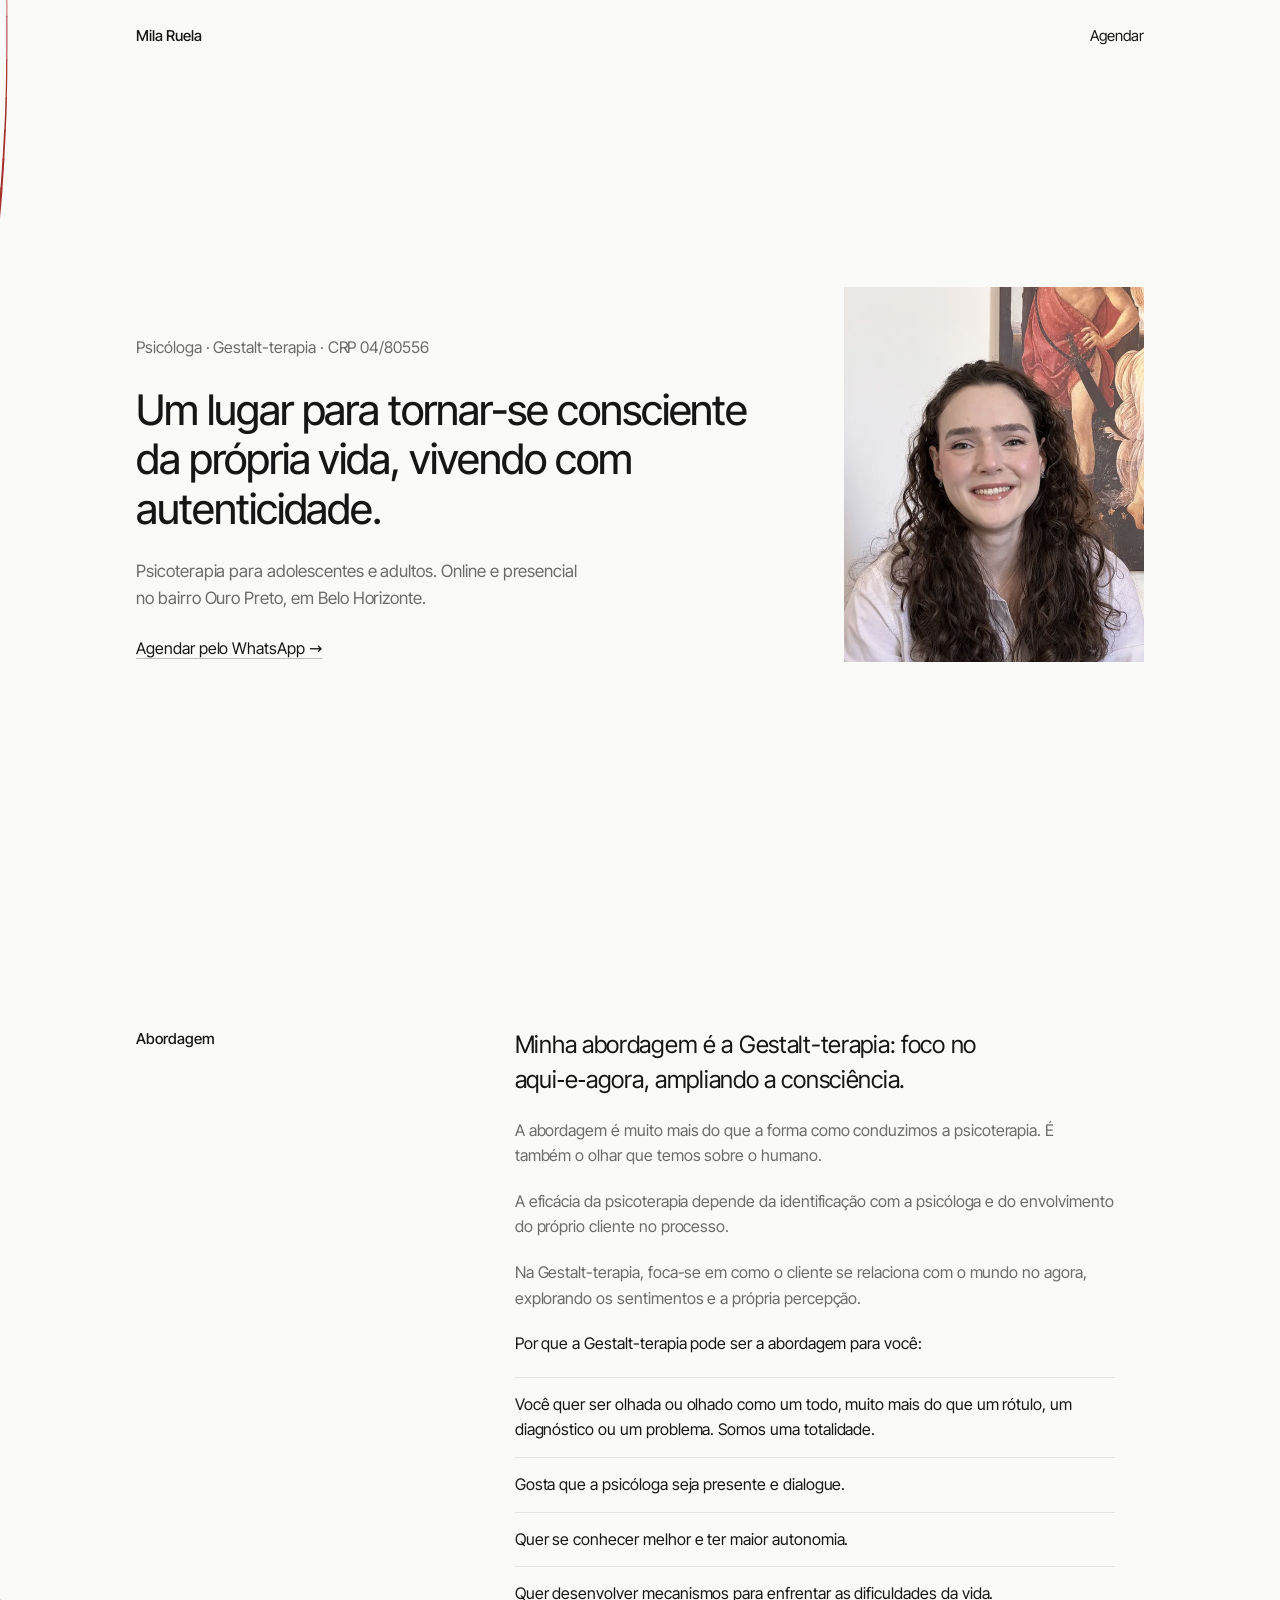
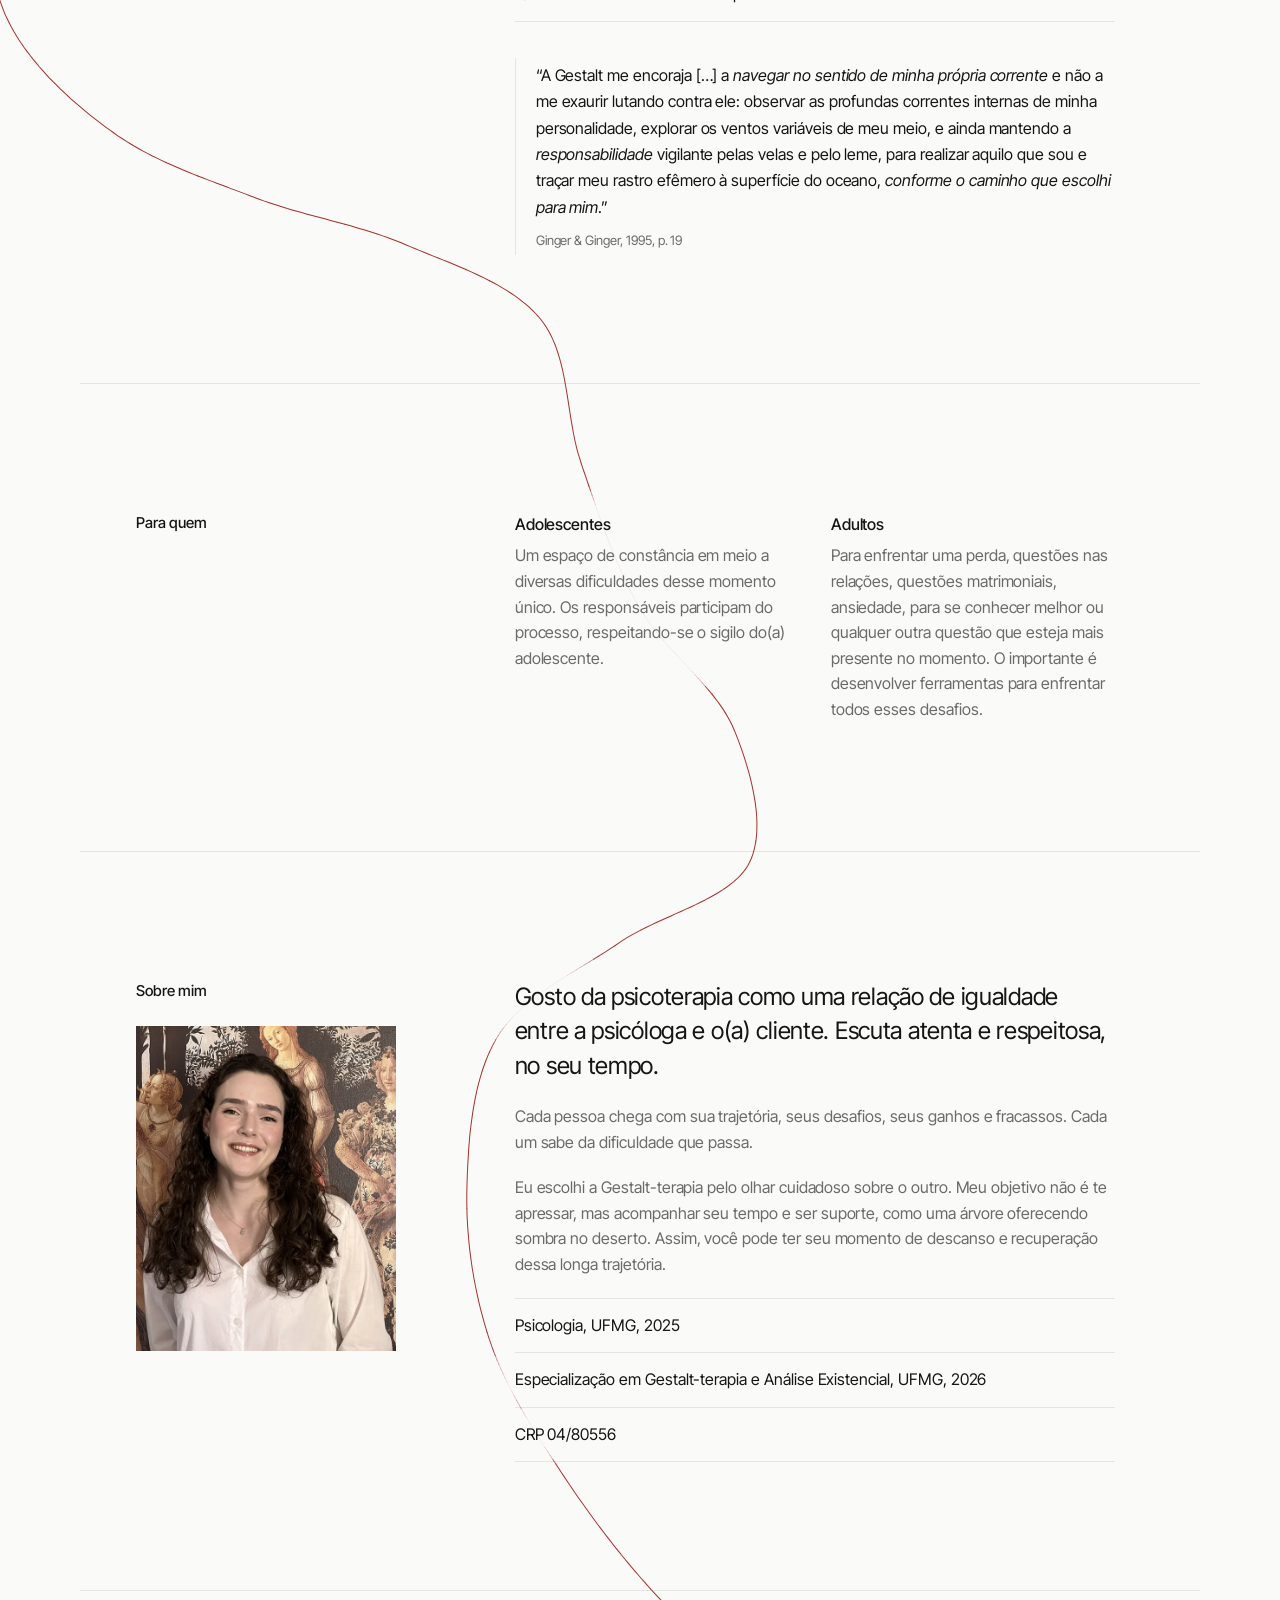
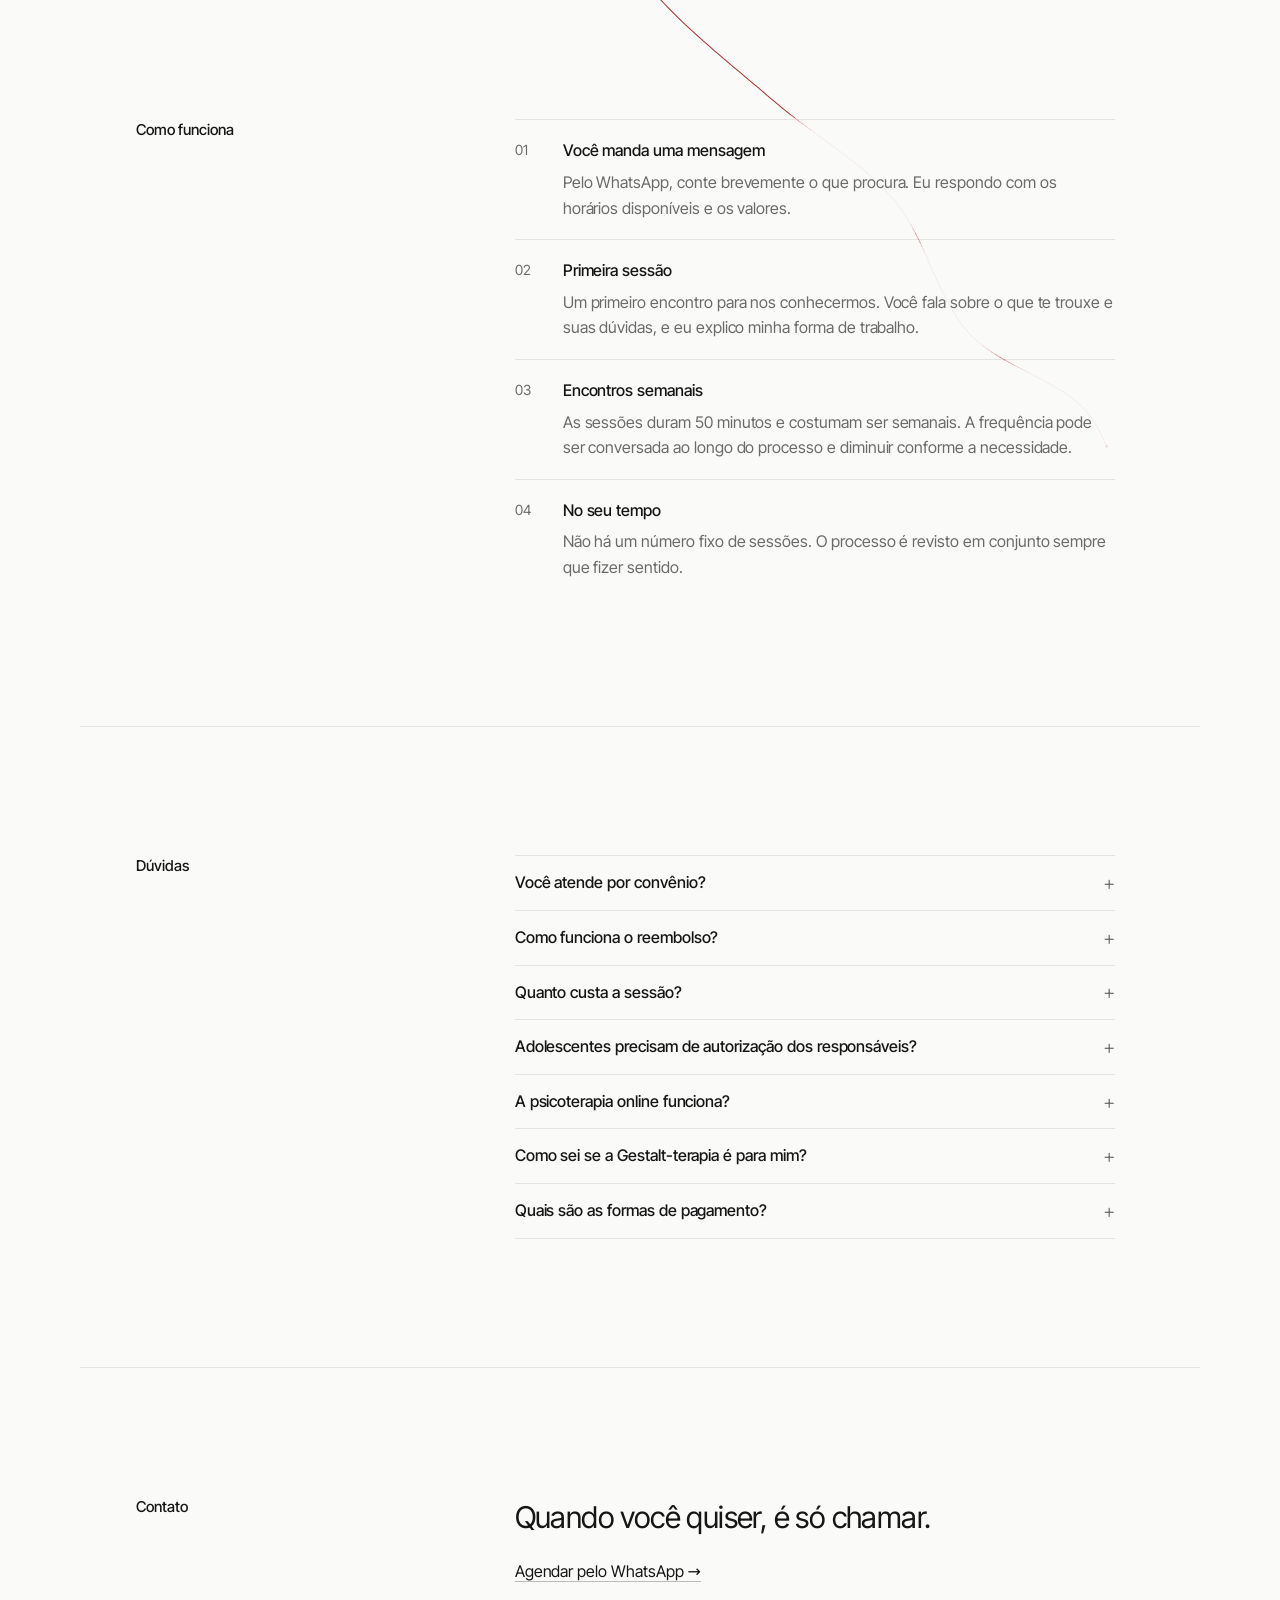
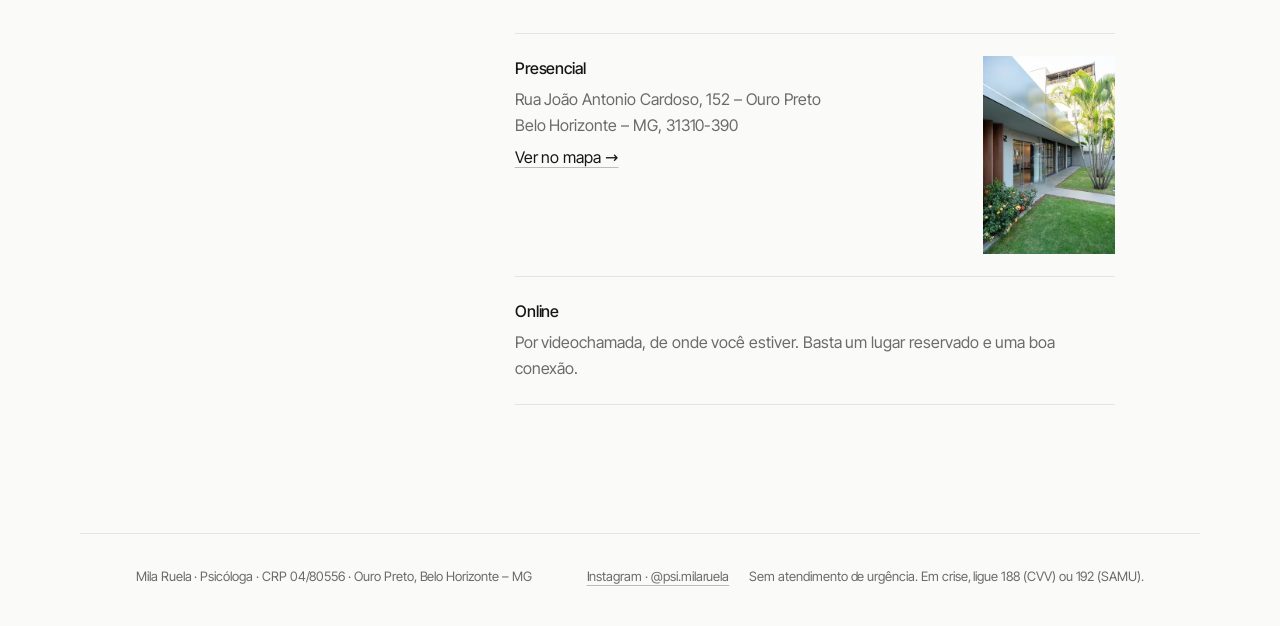
<file: index.html>
<!doctype html>
<html lang="pt-BR">
<head>
  <meta charset="utf-8">
  <meta name="viewport" content="width=device-width, initial-scale=1">
  <title>Mila Ruela · Psicóloga em Belo Horizonte · Gestalt-terapia</title>
  <meta name="description" content="Psicoterapia em Gestalt-terapia para adolescentes e adultos. Atendimento online e presencial no bairro Ouro Preto, em Belo Horizonte.">
  <meta name="theme-color" content="#FAFAF9">
  <!-- Troque pelo domínio definitivo quando ele existir -->
  <link rel="canonical" href="https://SEU-DOMINIO/">
  <meta property="og:type" content="website">
  <meta property="og:locale" content="pt_BR">
  <meta property="og:title" content="Mila Ruela · Psicóloga · Gestalt-terapia">
  <meta property="og:description" content="Psicoterapia para adolescentes e adultos. Online e presencial no Ouro Preto, Belo Horizonte.">
  <meta property="og:image" content="img/og.jpg">
  <meta name="twitter:card" content="summary_large_image">
  <link rel="icon" href="img/favicon.svg" type="image/svg+xml">
  <link rel="apple-touch-icon" href="img/apple-touch-icon.png">
  <link rel="preload" href="fontes/inter-tight.woff2" as="font" type="font/woff2" crossorigin>
  <link rel="stylesheet" href="css/estilo.css?v=20261118a">

  <script type="application/ld+json">
  {
    "@context": "https://schema.org",
    "@type": "ProfessionalService",
    "name": "Mila Ruela · Psicóloga",
    "description": "Psicoterapia em Gestalt-terapia para adolescentes e adultos, online e presencial.",
    "areaServed": "Brasil",
    "url": "https://lucasdcosendey.github.io/milaruela/",
    "sameAs": ["https://www.instagram.com/psi.milaruela/"],
    "address": {
      "@type": "PostalAddress",
      "streetAddress": "Rua João Antonio Cardoso, 152",
      "postalCode": "31310-390",
      "addressLocality": "Belo Horizonte",
      "addressRegion": "MG",
      "addressCountry": "BR"
    }
  }
  </script>
</head>
<body>
<a class="pular" href="#conteudo">Pular para o conteúdo</a>

<div class="pagina" id="pagina" data-rota="dados/rota-linha.json">

  <svg class="rio" aria-hidden="true" focusable="false"></svg>

  <header class="cabecalho">
    <div class="container">
      <a class="marca" href="#inicio">Mila Ruela</a>
      <a href="https://api.whatsapp.com/message/SWHYC46HBQ7WG1?autoload=1&amp;app_absent=0" target="_blank" rel="noopener">Agendar</a>
    </div>
  </header>

  <main id="conteudo">

    <section class="abertura" id="inicio">
      <div class="container">
        <div class="abertura__texto">
          <p class="cinza">Psicóloga · Gestalt-terapia · CRP 04/80556</p>
          <h1>Um lugar para tornar-se consciente da própria vida, vivendo com autenticidade.</h1>
          <p class="abertura__sub">Psicoterapia para adolescentes e adultos. Online e presencial no bairro Ouro Preto, em Belo Horizonte.</p>
          <p><a class="seta" href="https://api.whatsapp.com/message/SWHYC46HBQ7WG1?autoload=1&amp;app_absent=0" target="_blank" rel="noopener">Agendar pelo WhatsApp →</a></p>
        </div>
        <figure class="abertura__foto">
          <picture>
            <source type="image/webp" srcset="img/mila-retrato-600.webp 600w, img/mila-retrato-1000.webp 1000w" sizes="300px">
            <img src="img/mila-retrato-600.jpg" width="600" height="800" alt="Retrato de Mila Ruela, psicóloga, sorrindo, de camisa branca" fetchpriority="high">
          </picture>
        </figure>
      </div>
    </section>

    <section class="secao" id="abordagem">
      <div class="container">
        <h2>Abordagem</h2>
        <div class="conteudo">
          <p class="grande">Minha abordagem é a Gestalt-terapia: foco no aqui‑e‑agora, ampliando a consciência.</p>
          <p class="cinza">A abordagem é muito mais do que a forma como conduzimos a psicoterapia. É também o olhar que temos sobre o humano.</p>
          <p class="cinza">A eficácia da psicoterapia depende da identificação com a psicóloga e do envolvimento do próprio cliente no processo.</p>
          <p class="cinza">Na Gestalt-terapia, foca-se em como o cliente se relaciona com o mundo no agora, explorando os sentimentos e a própria percepção.</p>
          <p>Por que a Gestalt-terapia pode ser a abordagem para você:</p>
          <ul class="lista">
            <li>Você quer ser olhada ou olhado como um todo, muito mais do que um rótulo, um diagnóstico ou um problema. Somos uma totalidade.</li>
            <li>Gosta que a psicóloga seja presente e dialogue.</li>
            <li>Quer se conhecer melhor e ter maior autonomia.</li>
            <li>Quer desenvolver mecanismos para enfrentar as dificuldades da vida.</li>
          </ul>
          <blockquote class="citacao">
            <p>“A Gestalt me encoraja […] a <em>navegar no sentido de minha própria corrente</em> e não a me exaurir lutando contra ele: observar as profundas correntes internas de minha personalidade, explorar os ventos variáveis de meu meio, e ainda mantendo a <em>responsabilidade</em> vigilante pelas velas e pelo leme, para realizar aquilo que sou e traçar meu rastro efêmero à superfície do oceano, <em>conforme o caminho que escolhi para mim</em>.”</p>
            <footer class="cinza">Ginger &amp; Ginger, 1995, p. 19</footer>
          </blockquote>
        </div>
      </div>
    </section>

    <section class="secao" id="para-quem">
      <div class="container">
        <h2>Para quem</h2>
        <div class="conteudo">
          <div class="pares">
            <div>
              <h3>Adolescentes</h3>
              <p class="cinza">Um espaço de constância em meio a diversas dificuldades desse momento único. Os responsáveis participam do processo, respeitando-se o sigilo do(a) adolescente.</p>
            </div>
            <div>
              <h3>Adultos</h3>
              <p class="cinza">Para enfrentar uma perda, questões nas relações, questões matrimoniais, ansiedade, para se conhecer melhor ou qualquer outra questão que esteja mais presente no momento. O importante é desenvolver ferramentas para enfrentar todos esses desafios.</p>
            </div>
          </div>
        </div>
      </div>
    </section>

    <section class="secao sobre" id="sobre">
      <div class="container">
        <div class="secao__lado">
          <h2>Sobre mim</h2>
          <figure class="sobre__foto">
            <picture>
              <source type="image/webp" srcset="img/mila-consultorio-600.webp">
              <img src="img/mila-consultorio-600.jpg" width="600" height="750" loading="lazy" alt="Mila Ruela sorrindo, de camisa branca, diante de uma reprodução da Primavera, de Botticelli">
            </picture>
          </figure>
        </div>
        <div class="conteudo">
          <p class="grande">Gosto da psicoterapia como uma relação de igualdade entre a psicóloga e o(a) cliente. Escuta atenta e respeitosa, no seu tempo.</p>
          <p class="cinza">Cada pessoa chega com sua trajetória, seus desafios, seus ganhos e fracassos. Cada um sabe da dificuldade que passa.</p>
          <p class="cinza">Eu escolhi a Gestalt-terapia pelo olhar cuidadoso sobre o outro. Meu objetivo não é te apressar, mas acompanhar seu tempo e ser suporte, como uma árvore oferecendo sombra no deserto. Assim, você pode ter seu momento de descanso e recuperação dessa longa trajetória.</p>
          <ul class="lista">
            <li>Psicologia, UFMG, 2025</li>
            <li>Especialização em Gestalt-terapia e Análise Existencial, UFMG, 2026</li>
            <li>CRP 04/80556</li>
          </ul>
        </div>
      </div>
    </section>

    <section class="secao" id="como-funciona">
      <div class="container">
        <h2>Como funciona</h2>
        <div class="conteudo">
          <ol class="passos">
            <li><div><h3>Você manda uma mensagem</h3><p class="cinza">Pelo WhatsApp, conte brevemente o que procura. Eu respondo com os horários disponíveis e os valores.</p></div></li>
            <li><div><h3>Primeira sessão</h3><p class="cinza">Um primeiro encontro para nos conhecermos. Você fala sobre o que te trouxe e suas dúvidas, e eu explico minha forma de trabalho.</p></div></li>
            <li><div><h3>Encontros semanais</h3><p class="cinza">As sessões duram 50 minutos e costumam ser semanais. A frequência pode ser conversada ao longo do processo e diminuir conforme a necessidade.</p></div></li>
            <li><div><h3>No seu tempo</h3><p class="cinza">Não há um número fixo de sessões. O processo é revisto em conjunto sempre que fizer sentido.</p></div></li>
          </ol>
        </div>
      </div>
    </section>

    <section class="secao" id="duvidas">
      <div class="container">
        <h2>Dúvidas</h2>
        <div class="conteudo perguntas">
          <div>
            <details>
              <summary>Você atende por convênio?<span class="mais" aria-hidden="true">+</span></summary>
              <p>O atendimento é particular. Emito recibo para cada sessão, que você pode usar para pedir reembolso ao seu plano de saúde.</p>
            </details>
            <details>
              <summary>Como funciona o reembolso?<span class="mais" aria-hidden="true">+</span></summary>
              <p>Muitos planos reembolsam, total ou parcialmente, sessões de psicoterapia. Com o recibo em mãos, você faz a solicitação direto ao seu plano. Vale consultar antes as regras do seu contrato.</p>
            </details>
            <details>
              <summary>Quanto custa a sessão?<span class="mais" aria-hidden="true">+</span></summary>
              <p>Os valores são informados pelo WhatsApp, junto com os horários disponíveis.</p>
            </details>
            <details>
              <summary>Adolescentes precisam de autorização dos responsáveis?<span class="mais" aria-hidden="true">+</span></summary>
              <p>Sim. O atendimento de menores de 18 anos começa com uma conversa com os responsáveis, que autorizam o processo. Depois disso, o que é falado nas sessões é sigiloso, dentro do que prevê o Código de Ética da profissão.</p>
            </details>
            <details>
              <summary>A psicoterapia online funciona?<span class="mais" aria-hidden="true">+</span></summary>
              <p>A psicoterapia online é regulamentada pelo Conselho Federal de Psicologia e segue as mesmas regras de ética e sigilo do presencial. Assim como na psicoterapia presencial, os resultados dependem do envolvimento do cliente com o processo.</p>
            </details>
            <details>
              <summary>Como sei se a Gestalt-terapia é para mim?<span class="mais" aria-hidden="true">+</span></summary>
              <p>A melhor forma de saber é experimentando. Na primeira sessão você conhece o jeito de trabalhar e decide, sem compromisso, se quer seguir.</p>
            </details>
            <details>
              <summary>Quais são as formas de pagamento?<span class="mais" aria-hidden="true">+</span></summary>
              <p>O pagamento pode ser feito por Pix ou cartão de crédito.</p>
            </details>
          </div>
        </div>
      </div>
    </section>

    <section class="secao chamada" id="contato">
      <div class="container">
        <h2>Contato</h2>
        <div class="conteudo">
          <p class="grande">Quando você quiser, é só chamar.</p>
          <p><a class="seta" href="https://api.whatsapp.com/message/SWHYC46HBQ7WG1?autoload=1&amp;app_absent=0" target="_blank" rel="noopener">Agendar pelo WhatsApp →</a></p>
          <ul class="locais">
            <li>
              <div class="locais__texto">
                <h3>Presencial</h3>
                <p class="cinza">Rua João Antonio Cardoso, 152 – Ouro Preto<br>Belo Horizonte – MG, 31310-390</p>
                <p><a class="seta" href="https://www.google.com/maps/search/?api=1&amp;query=Rua+Jo%C3%A3o+Antonio+Cardoso%2C+152%2C+Ouro+Preto%2C+Belo+Horizonte+MG%2C+31310-390" target="_blank" rel="noopener">Ver no mapa →</a></p>
              </div>
              <picture>
                <source type="image/webp" srcset="img/clinica-fachada-340.webp">
                <img class="locais__foto" src="img/clinica-fachada-340.jpg" width="340" height="510" loading="lazy" alt="Fachada do consultório no bairro Ouro Preto, com jardim e palmeiras">
              </picture>
            </li>
            <li>
              <div class="locais__texto">
                <h3>Online</h3>
                <p class="cinza">Por videochamada, de onde você estiver. Basta um lugar reservado e uma boa conexão.</p>
              </div>
            </li>
          </ul>
        </div>
      </div>
    </section>

  </main>

  <footer class="rodape">
    <div class="container">
      <p>Mila Ruela · Psicóloga · CRP 04/80556 · Ouro Preto, Belo Horizonte – MG</p>
      <ul>
        <li><a href="https://www.instagram.com/psi.milaruela/" target="_blank" rel="noopener">Instagram · @psi.milaruela</a></li>
        <li>Sem atendimento de urgência. Em crise, ligue 188 (CVV) ou 192 (SAMU).</li>
      </ul>
    </div>
  </footer>
</div>

<script src="js/linha-viva.js?v=20261118a" defer></script>
</body>
</html>
</file>
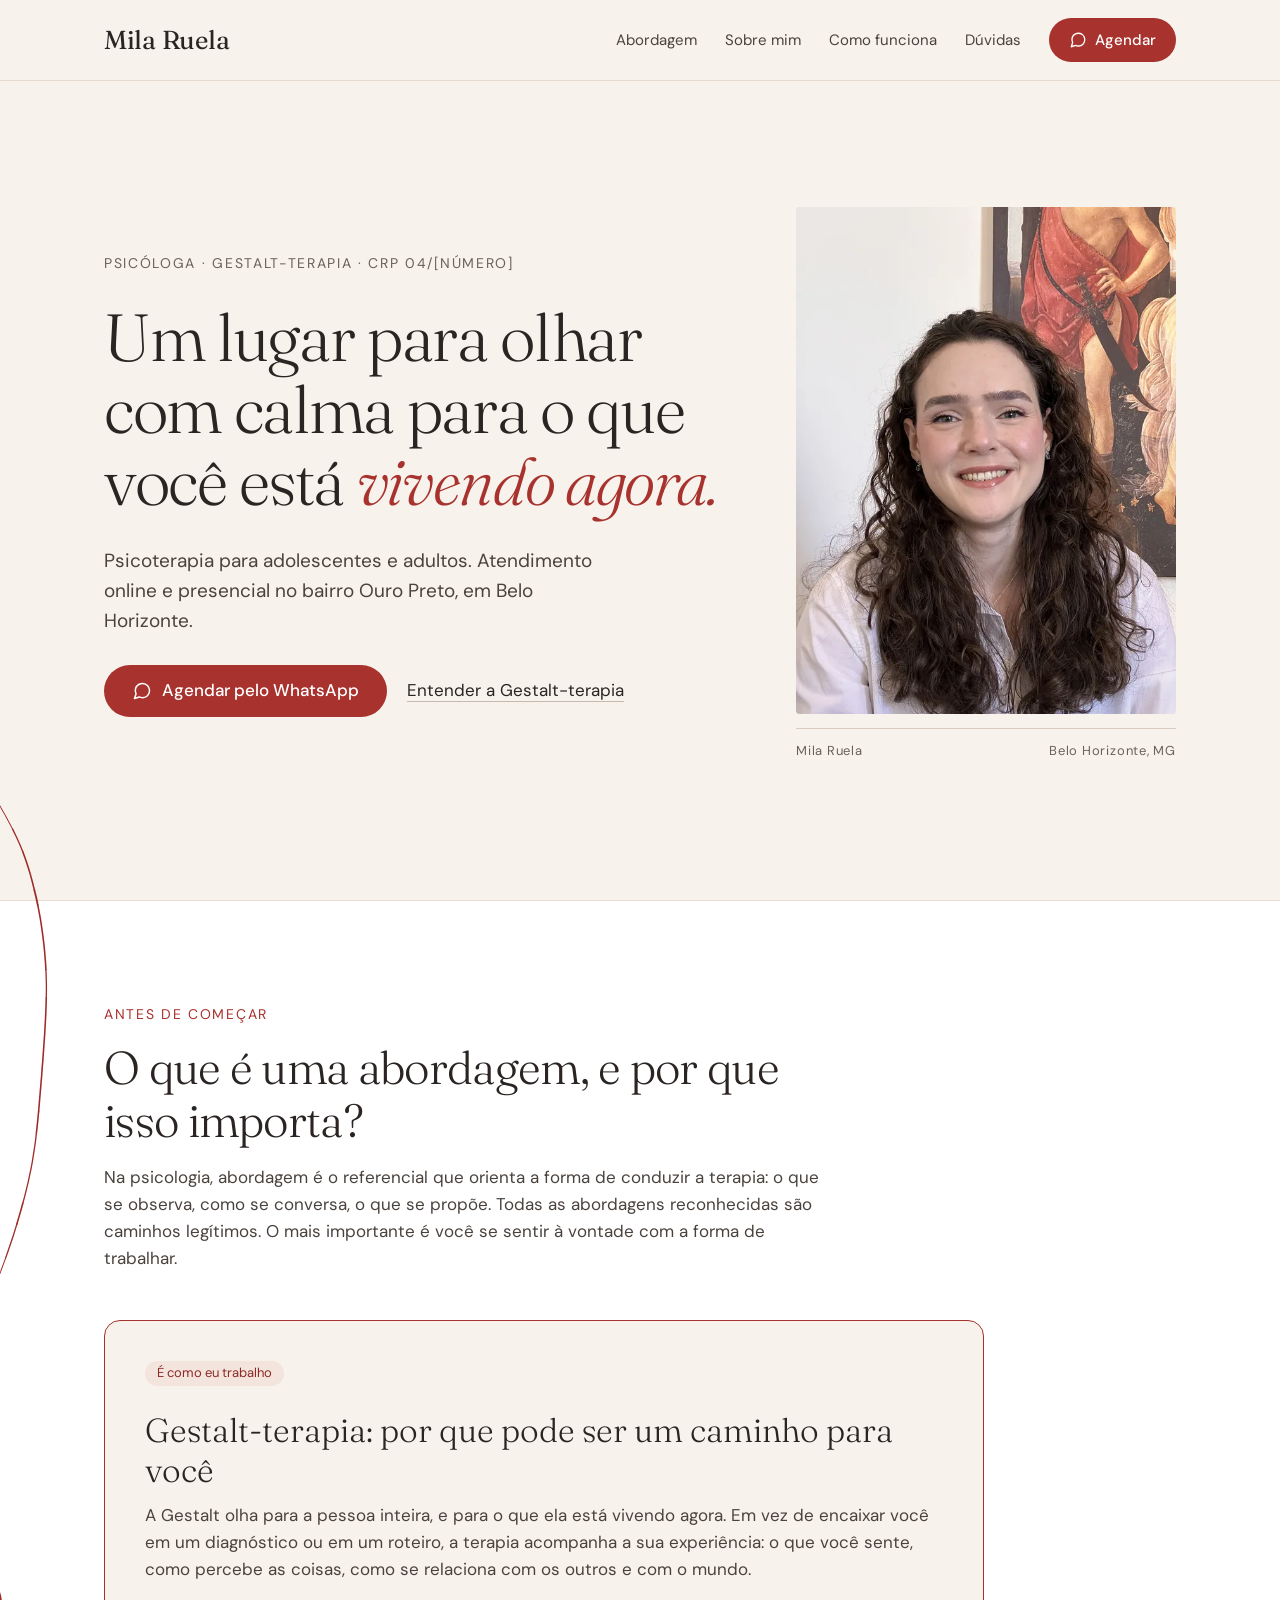
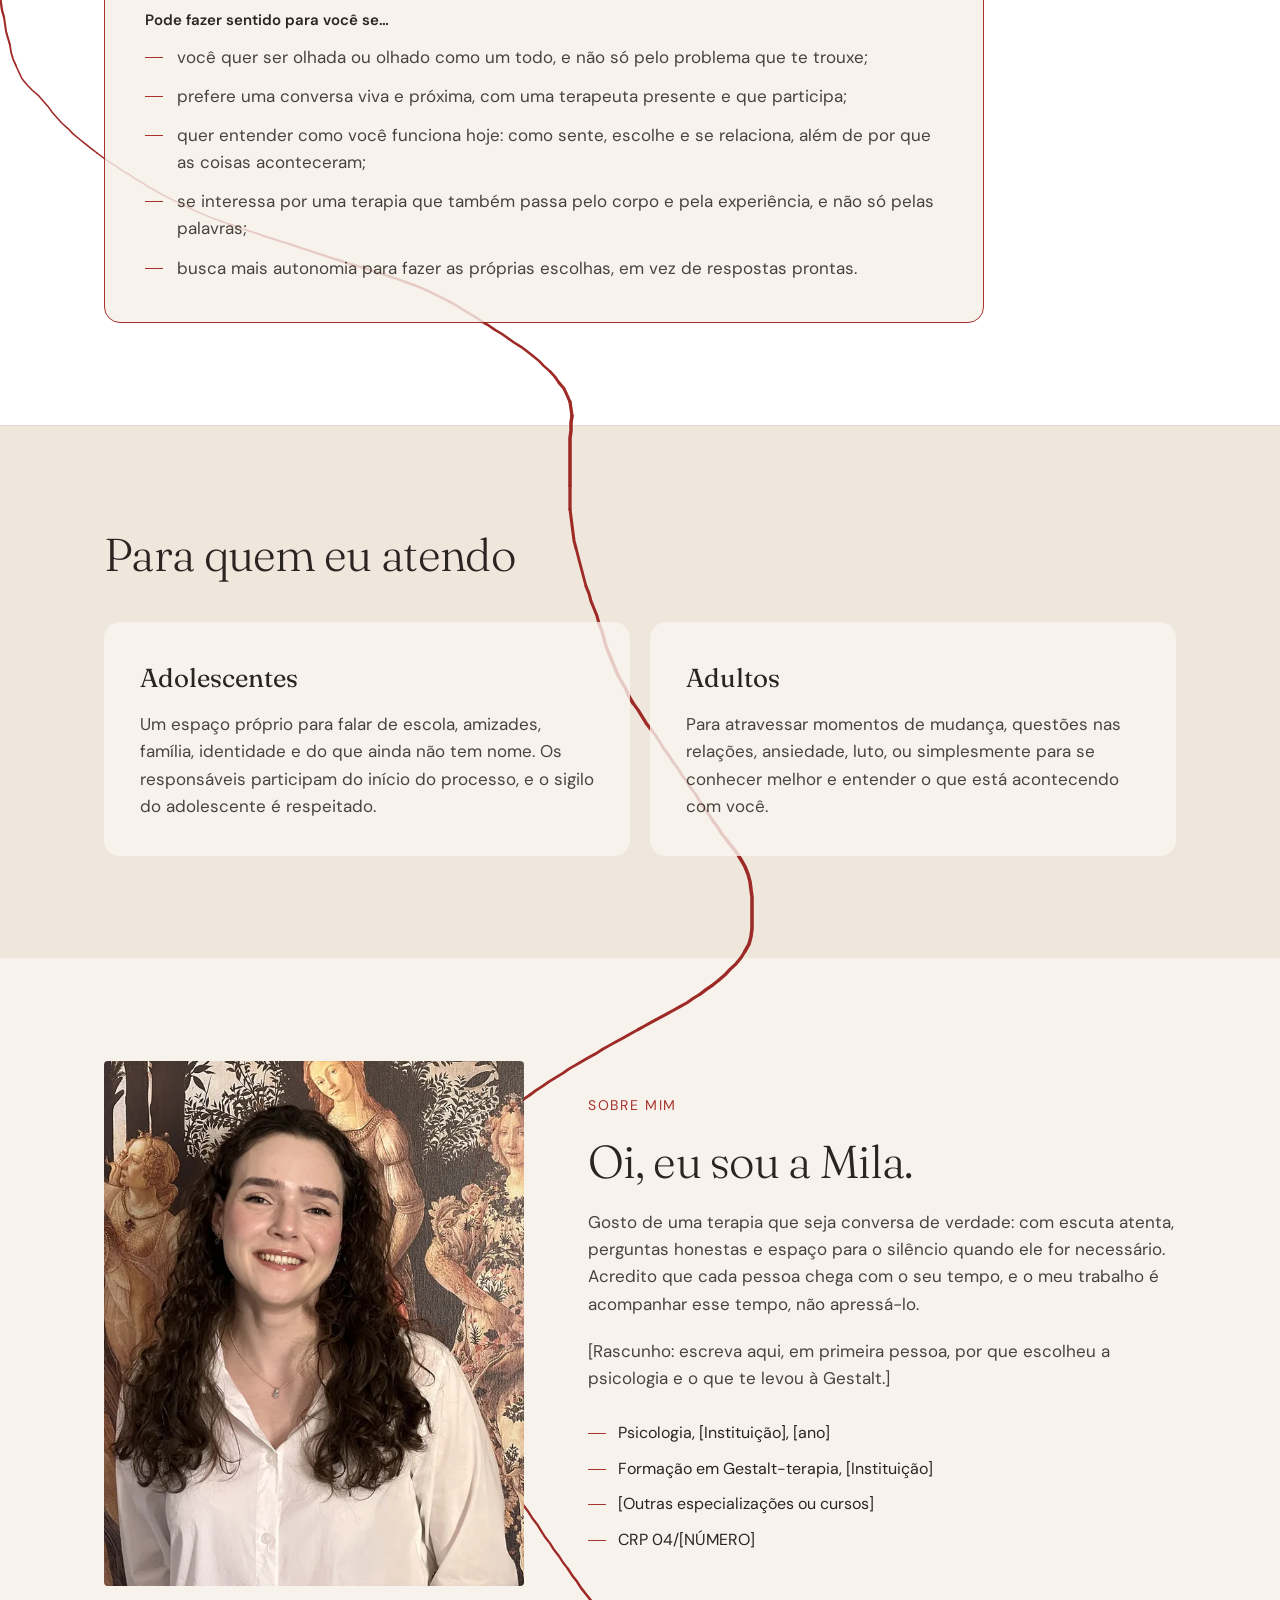
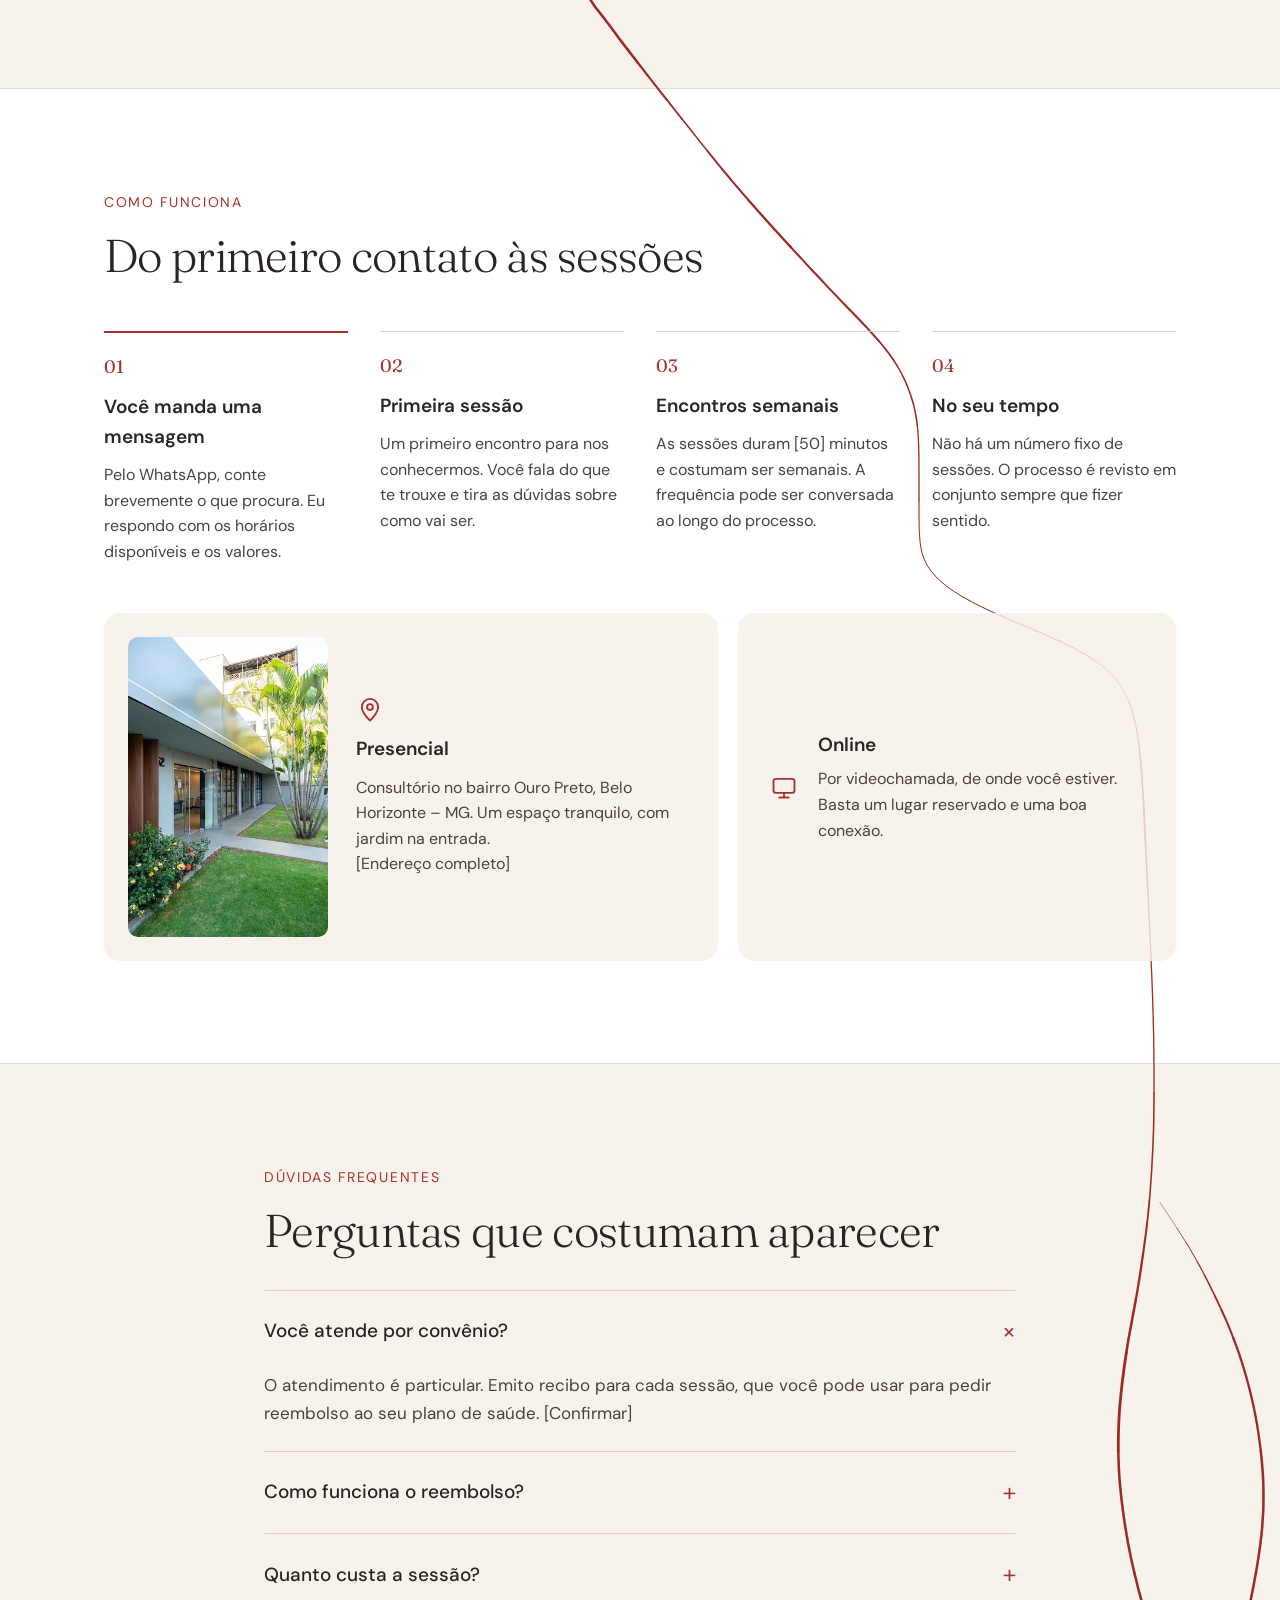
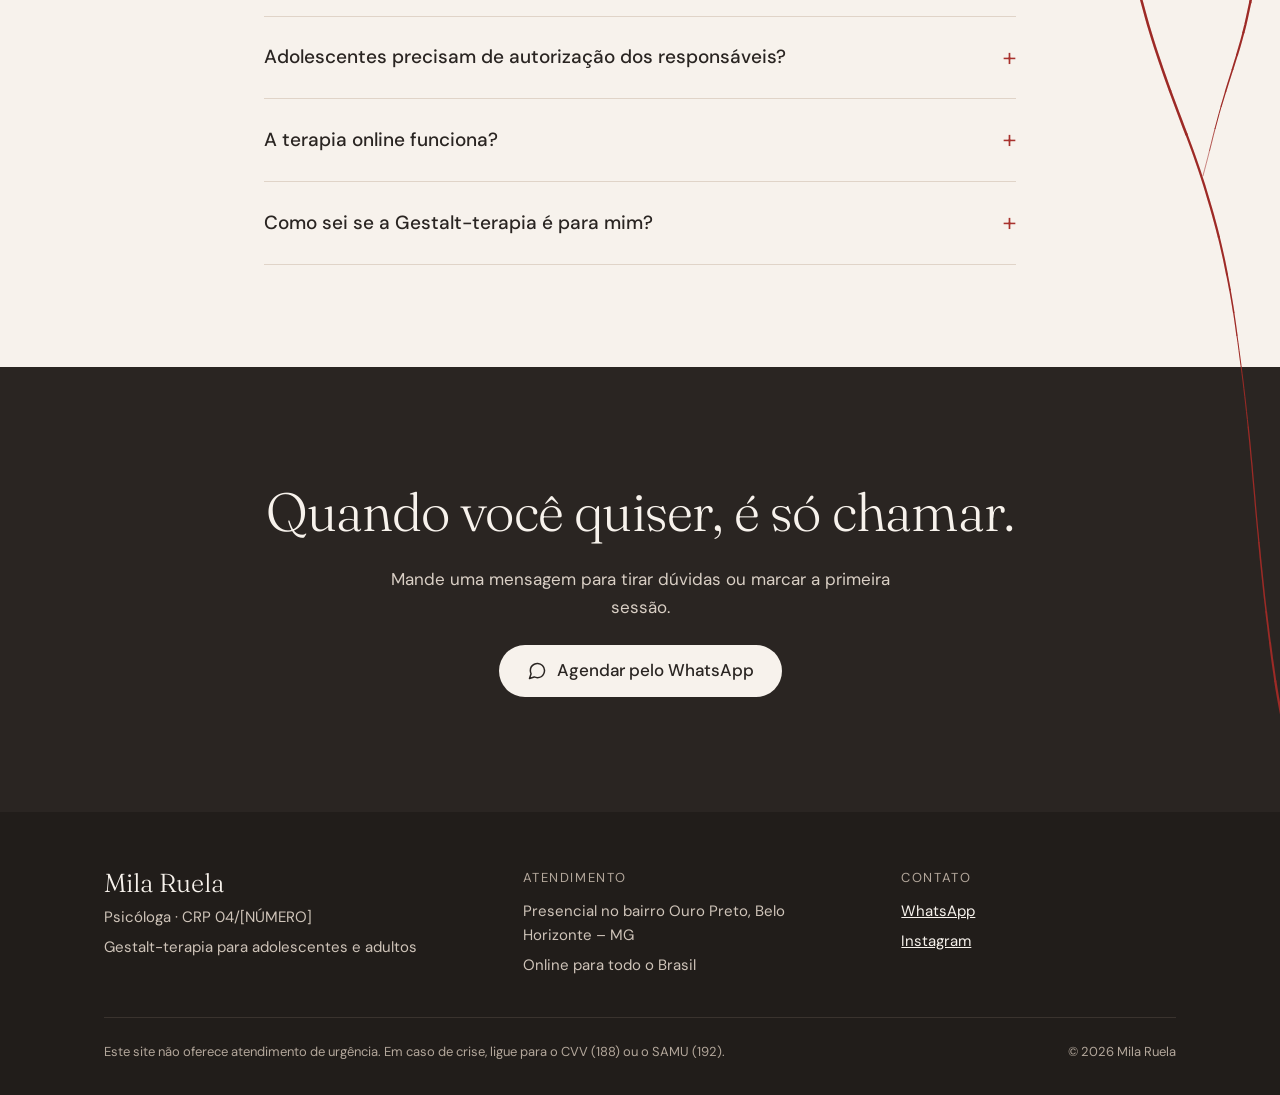
<file: v1/index.html>
<!doctype html>
<html lang="pt-BR">
<head>
  <meta charset="utf-8">
  <meta name="viewport" content="width=device-width, initial-scale=1">
  <title>Mila Ruela · Psicóloga em Belo Horizonte · Gestalt-terapia</title>
  <meta name="description" content="Psicoterapia em Gestalt-terapia para adolescentes e adultos. Atendimento online e presencial no bairro Ouro Preto, em Belo Horizonte.">
  <meta name="theme-color" content="#F7F2EC">
  <meta name="robots" content="noindex">  <!-- versão anterior, guardada para referência -->
  <!-- Troque pelo domínio definitivo quando ele existir -->
  <link rel="canonical" href="https://SEU-DOMINIO/">

  <meta property="og:type" content="website">
  <meta property="og:locale" content="pt_BR">
  <meta property="og:title" content="Mila Ruela · Psicóloga · Gestalt-terapia">
  <meta property="og:description" content="Psicoterapia para adolescentes e adultos. Online e presencial no Ouro Preto, Belo Horizonte.">
  <meta property="og:image" content="../img/og.jpg">
  <meta name="twitter:card" content="summary_large_image">

  <link rel="icon" href="../img/favicon.svg" type="image/svg+xml">
  <link rel="apple-touch-icon" href="../img/apple-touch-icon.png">
  <link rel="preload" href="../fontes/fraunces.woff2" as="font" type="font/woff2" crossorigin>
  <link rel="preload" href="../fontes/dm-sans.woff2" as="font" type="font/woff2" crossorigin>
  <link rel="stylesheet" href="estilo.css">

  <script type="application/ld+json">
  {
    "@context": "https://schema.org",
    "@type": "ProfessionalService",
    "name": "Mila Ruela · Psicóloga",
    "description": "Psicoterapia em Gestalt-terapia para adolescentes e adultos, online e presencial.",
    "areaServed": "Brasil",
    "address": {
      "@type": "PostalAddress",
      "addressLocality": "Belo Horizonte",
      "addressRegion": "MG",
      "addressCountry": "BR"
    }
  }
  </script>
</head>
<body>
<a class="pular" href="#conteudo">Pular para o conteúdo</a>

<div class="pagina" id="pagina" data-rota="../dados/rota-linha.json">

  <!-- A linha vermelha é desenhada aqui pelo js/linha.js -->
  <svg class="rio rio--a" aria-hidden="true" focusable="false"></svg>
  <svg class="rio rio--b" aria-hidden="true" focusable="false"></svg>

  <!-- ===== Cabeçalho ===== -->
  <header class="cabecalho">
    <div class="container">
      <a class="marca" href="#inicio">Mila Ruela</a>
      <nav class="menu" aria-label="Principal">
        <a href="#abordagem">Abordagem</a>
        <a href="#sobre">Sobre mim</a>
        <a href="#como-funciona">Como funciona</a>
        <a href="#duvidas">Dúvidas</a>
        <a class="botao botao--pequeno" href="https://wa.me/55XXXXXXXXXXX?text=Ol%C3%A1%2C%20Mila!%20Vi%20seu%20site%20e%20gostaria%20de%20saber%20sobre%20hor%C3%A1rios." target="_blank" rel="noopener">
          <svg width="18" height="18" viewBox="0 0 24 24" fill="none" stroke="currentColor" stroke-width="1.8" stroke-linecap="round" stroke-linejoin="round" aria-hidden="true"><path d="M21 11.5a8.4 8.4 0 0 1-.9 3.8 8.5 8.5 0 0 1-7.6 4.7 8.4 8.4 0 0 1-3.8-.9L3 21l1.9-5.7a8.4 8.4 0 0 1-.9-3.8 8.5 8.5 0 0 1 4.7-7.6 8.4 8.4 0 0 1 3.8-.9h.5a8.5 8.5 0 0 1 8 8v.5z"/></svg>
          Agendar
        </a>
      </nav>
    </div>
  </header>

  <main id="conteudo">

    <!-- ===== Hero ===== -->
    <section class="hero" id="inicio">
      <div class="container">
        <div class="hero__texto">
          <p class="hero__olho">Psicóloga · Gestalt-terapia · CRP 04/[NÚMERO]</p>
          <h1>Um lugar para olhar com calma para o que você está <em>vivendo agora.</em></h1>
          <p class="hero__sub">Psicoterapia para adolescentes e adultos. Atendimento online e presencial no bairro Ouro Preto, em Belo Horizonte.</p>
          <div class="hero__acoes">
            <a class="botao" href="https://wa.me/55XXXXXXXXXXX?text=Ol%C3%A1%2C%20Mila!%20Vi%20seu%20site%20e%20gostaria%20de%20saber%20sobre%20hor%C3%A1rios." target="_blank" rel="noopener">
              <svg width="20" height="20" viewBox="0 0 24 24" fill="none" stroke="currentColor" stroke-width="1.8" stroke-linecap="round" stroke-linejoin="round" aria-hidden="true"><path d="M21 11.5a8.4 8.4 0 0 1-.9 3.8 8.5 8.5 0 0 1-7.6 4.7 8.4 8.4 0 0 1-3.8-.9L3 21l1.9-5.7a8.4 8.4 0 0 1-.9-3.8 8.5 8.5 0 0 1 4.7-7.6 8.4 8.4 0 0 1 3.8-.9h.5a8.5 8.5 0 0 1 8 8v.5z"/></svg>
              Agendar pelo WhatsApp
            </a>
            <a class="link-sublinhado" href="#abordagem">Entender a Gestalt-terapia</a>
          </div>
        </div>
        <figure class="hero__foto">
          <picture>
            <source type="image/webp" srcset="../img/mila-retrato-600.webp 600w, ../img/mila-retrato-1000.webp 1000w" sizes="(max-width: 700px) 90vw, 380px">
            <img src="../img/mila-retrato-600.jpg" srcset="../img/mila-retrato-600.jpg 600w, ../img/mila-retrato-1000.jpg 1000w" sizes="(max-width: 700px) 90vw, 380px" width="600" height="800" alt="Retrato de Mila Ruela, psicóloga, sorrindo, de camisa branca" fetchpriority="high">
          </picture>
          <figcaption><span>Mila Ruela</span><span>Belo Horizonte, MG</span></figcaption>
        </figure>
      </div>
    </section>

    <!-- ===== Abordagem ===== -->
    <section class="secao secao--branca abordagem" id="abordagem">
      <div class="container">
        <div class="cabeca-secao">
          <p class="sobretitulo">Antes de começar</p>
          <h2 class="titulo-2">O que é uma abordagem, e por que isso importa?</h2>
          <p class="texto">Na psicologia, abordagem é o referencial que orienta a forma de conduzir a terapia: o que se observa, como se conversa, o que se propõe. Todas as abordagens reconhecidas são caminhos legítimos. O mais importante é você se sentir à vontade com a forma de trabalhar.</p>
        </div>
        <div class="abordagem__colunas">
          <article class="destaque">
            <p class="selo">É como eu trabalho</p>
            <div class="destaque__bloco">
              <h3>Gestalt-terapia: por que pode ser um caminho para você</h3>
              <p class="texto">A Gestalt olha para a pessoa inteira, e para o que ela está vivendo agora. Em vez de encaixar você em um diagnóstico ou em um roteiro, a terapia acompanha a sua experiência: o que você sente, como percebe as coisas, como se relaciona com os outros e com o mundo.</p>
            </div>
            <div class="destaque__bloco">
              <p class="destaque__lead">Pode fazer sentido para você se…</p>
              <ul class="lista-traco">
                <li>você quer ser olhada ou olhado como um todo, e não só pelo problema que te trouxe;</li>
                <li>prefere uma conversa viva e próxima, com uma terapeuta presente e que participa;</li>
                <li>quer entender como você funciona hoje: como sente, escolhe e se relaciona, além de por que as coisas aconteceram;</li>
                <li>se interessa por uma terapia que também passa pelo corpo e pela experiência, e não só pelas palavras;</li>
                <li>busca mais autonomia para fazer as próprias escolhas, em vez de respostas prontas.</li>
              </ul>
            </div>
          </article>
        </div>
      </div>
    </section>

    <!-- ===== Para quem ===== -->
    <section class="secao--areia para-quem" id="para-quem">
      <div class="container">
        <h2 class="titulo-2">Para quem eu atendo</h2>
        <div class="cartoes">
          <div class="cartao">
            <h3>Adolescentes</h3>
            <p class="texto">Um espaço próprio para falar de escola, amizades, família, identidade e do que ainda não tem nome. Os responsáveis participam do início do processo, e o sigilo do adolescente é respeitado.</p>
          </div>
          <div class="cartao">
            <h3>Adultos</h3>
            <p class="texto">Para atravessar momentos de mudança, questões nas relações, ansiedade, luto, ou simplesmente para se conhecer melhor e entender o que está acontecendo com você.</p>
          </div>
        </div>
      </div>
    </section>

    <!-- ===== Sobre mim ===== -->
    <section class="secao sobre" id="sobre">
      <div class="container">
        <figure class="sobre__foto">
          <picture>
            <source type="image/webp" srcset="../img/mila-consultorio-600.webp 600w, ../img/mila-consultorio-1000.webp 1000w" sizes="(max-width: 700px) 90vw, 420px">
            <img src="../img/mila-consultorio-600.jpg" srcset="../img/mila-consultorio-600.jpg 600w, ../img/mila-consultorio-1000.jpg 1000w" sizes="(max-width: 700px) 90vw, 420px" width="600" height="750" loading="lazy" alt="Mila Ruela sorrindo, de camisa branca, diante de uma reprodução da Primavera, de Botticelli">
          </picture>
        </figure>
        <div class="sobre__texto">
          <p class="sobretitulo">Sobre mim</p>
          <h2 class="titulo-2">Oi, eu sou a Mila.</h2>
          <p class="texto">Gosto de uma terapia que seja conversa de verdade: com escuta atenta, perguntas honestas e espaço para o silêncio quando ele for necessário. Acredito que cada pessoa chega com o seu tempo, e o meu trabalho é acompanhar esse tempo, não apressá-lo.</p>
          <p class="texto">[Rascunho: escreva aqui, em primeira pessoa, por que escolheu a psicologia e o que te levou à Gestalt.]</p>
          <ul class="lista-traco lista-traco--compacta">
            <li>Psicologia, [Instituição], [ano]</li>
            <li>Formação em Gestalt-terapia, [Instituição]</li>
            <li>[Outras especializações ou cursos]</li>
            <li>CRP 04/[NÚMERO]</li>
          </ul>
        </div>
      </div>
    </section>

    <!-- ===== Como funciona ===== -->
    <section class="secao secao--branca como" id="como-funciona">
      <div class="container">
        <div class="cabeca-secao">
          <p class="sobretitulo">Como funciona</p>
          <h2 class="titulo-2">Do primeiro contato às sessões</h2>
        </div>
        <ol class="passos">
          <li class="passo">
            <span class="passo__numero" aria-hidden="true">01</span>
            <h3>Você manda uma mensagem</h3>
            <p>Pelo WhatsApp, conte brevemente o que procura. Eu respondo com os horários disponíveis e os valores.</p>
          </li>
          <li class="passo">
            <span class="passo__numero" aria-hidden="true">02</span>
            <h3>Primeira sessão</h3>
            <p>Um primeiro encontro para nos conhecermos. Você fala do que te trouxe e tira as dúvidas sobre como vai ser.</p>
          </li>
          <li class="passo">
            <span class="passo__numero" aria-hidden="true">03</span>
            <h3>Encontros semanais</h3>
            <p>As sessões duram [50] minutos e costumam ser semanais. A frequência pode ser conversada ao longo do processo.</p>
          </li>
          <li class="passo">
            <span class="passo__numero" aria-hidden="true">04</span>
            <h3>No seu tempo</h3>
            <p>Não há um número fixo de sessões. O processo é revisto em conjunto sempre que fizer sentido.</p>
          </li>
        </ol>
        <div class="modos">
          <div class="modo modo--presencial">
            <picture>
              <source type="image/webp" srcset="../img/clinica-fachada-340.webp">
              <img class="modo__foto" src="../img/clinica-fachada-340.jpg" width="340" height="510" loading="lazy" alt="Fachada do consultório no bairro Ouro Preto, com portas de vidro, jardim e palmeiras">
            </picture>
            <div class="modo__texto">
              <svg width="28" height="28" viewBox="0 0 24 24" fill="none" stroke="#A8322D" stroke-width="1.6" stroke-linecap="round" stroke-linejoin="round" aria-hidden="true"><path d="M12 21s-7-6.2-7-11.5A7 7 0 0 1 19 9.5C19 14.8 12 21 12 21z"/><circle cx="12" cy="9.5" r="2.5"/></svg>
              <h3>Presencial</h3>
              <p>Consultório no bairro Ouro Preto, Belo Horizonte – MG. Um espaço tranquilo, com jardim na entrada.<br>[Endereço completo]</p>
            </div>
          </div>
          <div class="modo modo--online">
            <svg width="28" height="28" viewBox="0 0 24 24" fill="none" stroke="#A8322D" stroke-width="1.6" stroke-linecap="round" stroke-linejoin="round" aria-hidden="true"><rect x="3" y="5" width="18" height="12" rx="2"/><path d="M8 21h8M12 17v4"/></svg>
            <div class="modo__texto">
              <h3>Online</h3>
              <p>Por videochamada, de onde você estiver. Basta um lugar reservado e uma boa conexão.</p>
            </div>
          </div>
        </div>
      </div>
    </section>

    <!-- ===== Dúvidas ===== -->
    <section class="secao duvidas" id="duvidas">
      <div class="container">
        <div class="cabeca-secao">
          <p class="sobretitulo">Dúvidas frequentes</p>
          <h2 class="titulo-2">Perguntas que costumam aparecer</h2>
        </div>
        <div class="perguntas">
          <details open>
            <summary>Você atende por convênio?<span class="mais" aria-hidden="true">+</span></summary>
            <p>O atendimento é particular. Emito recibo para cada sessão, que você pode usar para pedir reembolso ao seu plano de saúde. [Confirmar]</p>
          </details>
          <details>
            <summary>Como funciona o reembolso?<span class="mais" aria-hidden="true">+</span></summary>
            <p>Muitos planos reembolsam, total ou parcialmente, sessões de psicoterapia. Com o recibo em mãos, você faz a solicitação direto ao seu plano. Vale consultar antes as regras do seu contrato.</p>
          </details>
          <details>
            <summary>Quanto custa a sessão?<span class="mais" aria-hidden="true">+</span></summary>
            <p>Os valores são informados pelo WhatsApp, junto com os horários disponíveis.</p>
          </details>
          <details>
            <summary>Adolescentes precisam de autorização dos responsáveis?<span class="mais" aria-hidden="true">+</span></summary>
            <p>Sim. O atendimento de menores de 18 anos começa com uma conversa com os responsáveis, que autorizam o processo. Depois disso, o que é falado nas sessões é sigiloso, dentro do que prevê o Código de Ética da profissão.</p>
          </details>
          <details>
            <summary>A terapia online funciona?<span class="mais" aria-hidden="true">+</span></summary>
            <p>A terapia online é regulamentada pelo Conselho Federal de Psicologia e segue as mesmas regras de ética e sigilo do presencial. Muita gente prefere pela praticidade. A escolha é sua.</p>
          </details>
          <details>
            <summary>Como sei se a Gestalt-terapia é para mim?<span class="mais" aria-hidden="true">+</span></summary>
            <p>A melhor forma de saber é experimentando. Na primeira sessão você conhece o jeito de trabalhar e decide, sem compromisso, se quer seguir.</p>
          </details>
        </div>
      </div>
    </section>

    <!-- ===== Chamada final ===== -->
    <section class="chamada" id="contato">
      <div class="container">
        <h2>Quando você quiser, é só chamar.</h2>
        <p>Mande uma mensagem para tirar dúvidas ou marcar a primeira sessão.</p>
        <a class="botao botao--claro" href="https://wa.me/55XXXXXXXXXXX?text=Ol%C3%A1%2C%20Mila!%20Vi%20seu%20site%20e%20gostaria%20de%20saber%20sobre%20hor%C3%A1rios." target="_blank" rel="noopener">
          <svg width="20" height="20" viewBox="0 0 24 24" fill="none" stroke="currentColor" stroke-width="1.8" stroke-linecap="round" stroke-linejoin="round" aria-hidden="true"><path d="M21 11.5a8.4 8.4 0 0 1-.9 3.8 8.5 8.5 0 0 1-7.6 4.7 8.4 8.4 0 0 1-3.8-.9L3 21l1.9-5.7a8.4 8.4 0 0 1-.9-3.8 8.5 8.5 0 0 1 4.7-7.6 8.4 8.4 0 0 1 3.8-.9h.5a8.5 8.5 0 0 1 8 8v.5z"/></svg>
          Agendar pelo WhatsApp
        </a>
      </div>
    </section>

  </main>

  <!-- ===== Rodapé ===== -->
  <footer class="rodape">
    <div class="container">
      <div class="rodape__colunas">
        <div class="rodape__coluna">
          <p class="rodape__nome">Mila Ruela</p>
          <p>Psicóloga · CRP 04/[NÚMERO]</p>
          <p>Gestalt-terapia para adolescentes e adultos</p>
        </div>
        <div class="rodape__coluna">
          <p class="rodape__rotulo">Atendimento</p>
          <p>Presencial no bairro Ouro Preto, Belo Horizonte – MG</p>
          <p>Online para todo o Brasil</p>
        </div>
        <div class="rodape__coluna">
          <p class="rodape__rotulo">Contato</p>
          <a href="https://wa.me/55XXXXXXXXXXX?text=Ol%C3%A1%2C%20Mila!%20Vi%20seu%20site%20e%20gostaria%20de%20saber%20sobre%20hor%C3%A1rios." target="_blank" rel="noopener">WhatsApp</a>
          <a href="https://instagram.com/[usuario]" target="_blank" rel="noopener">Instagram</a>
        </div>
      </div>
      <div class="rodape__base">
        <p>Este site não oferece atendimento de urgência. Em caso de crise, ligue para o CVV (188) ou o SAMU (192).</p>
        <p>© 2026 Mila Ruela</p>
      </div>
    </div>
  </footer>
</div>

<script src="linha.js" defer></script>
</body>
</html>
</file>
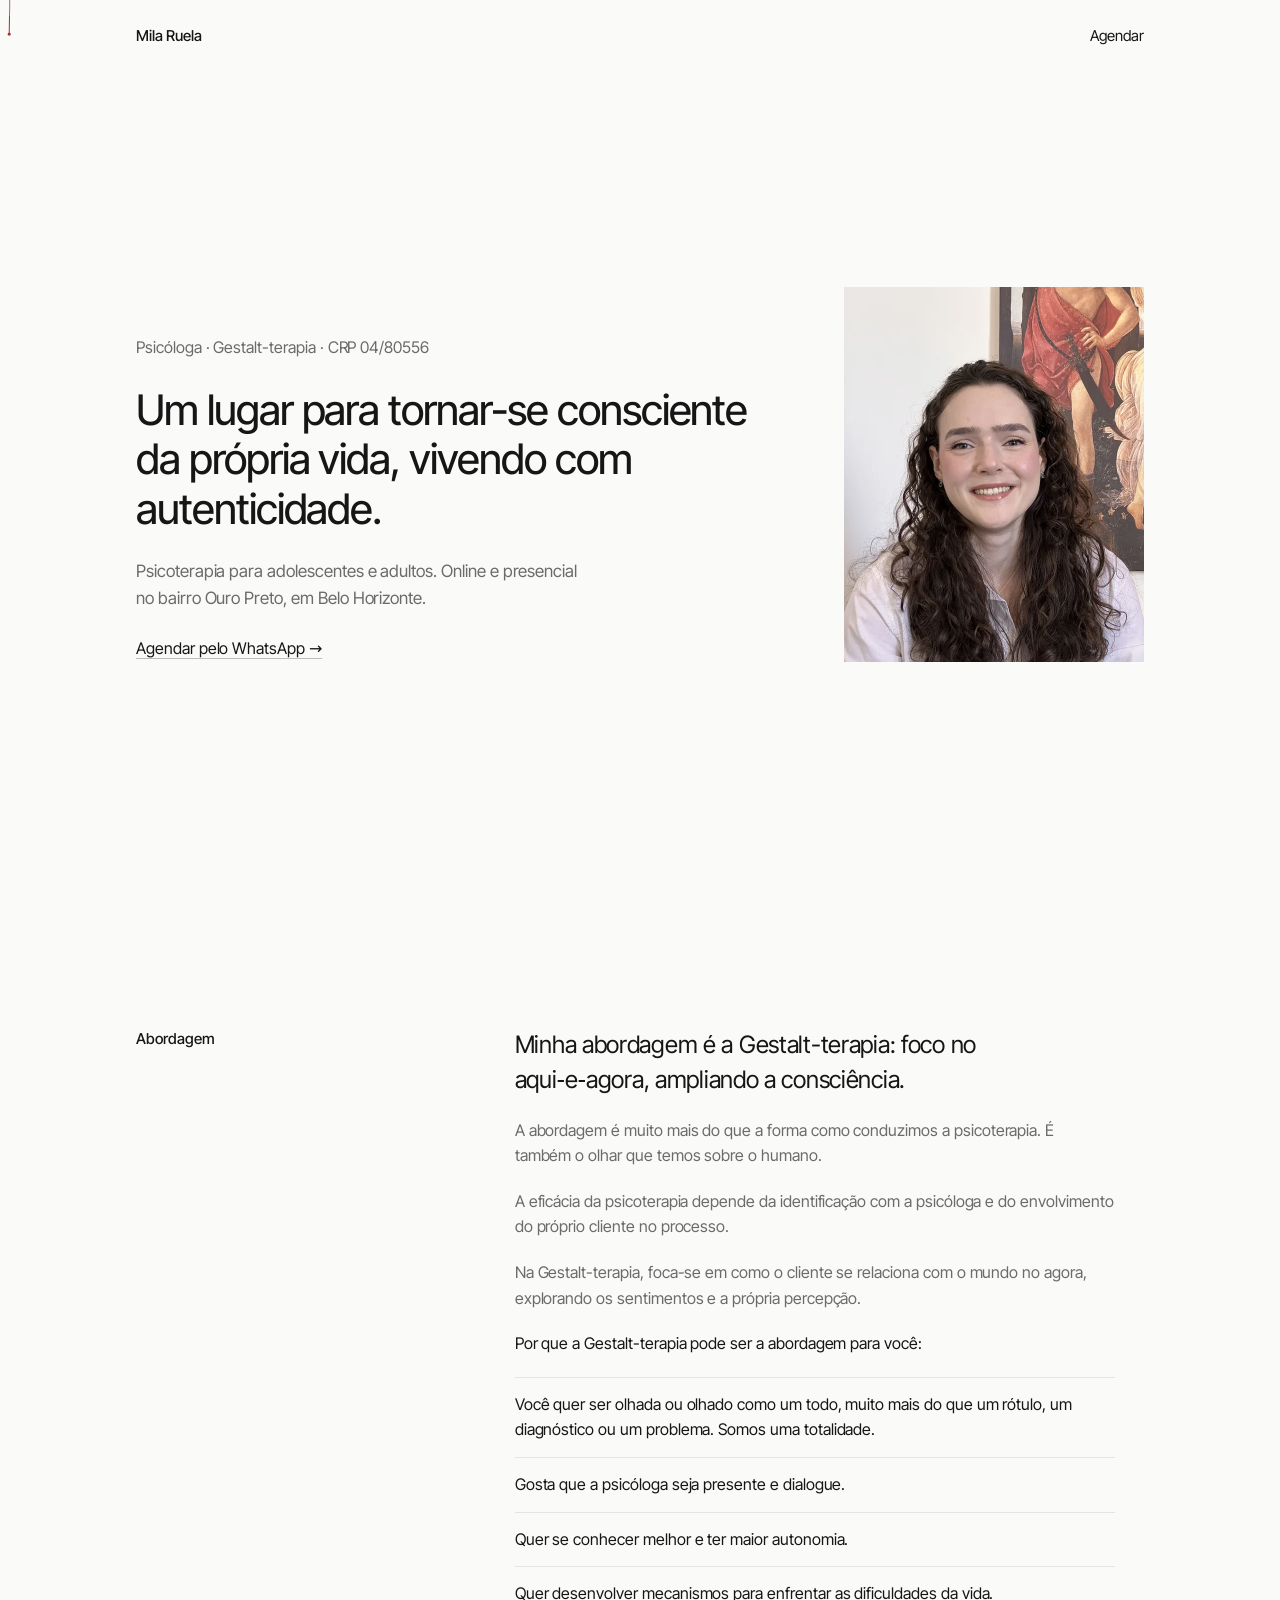
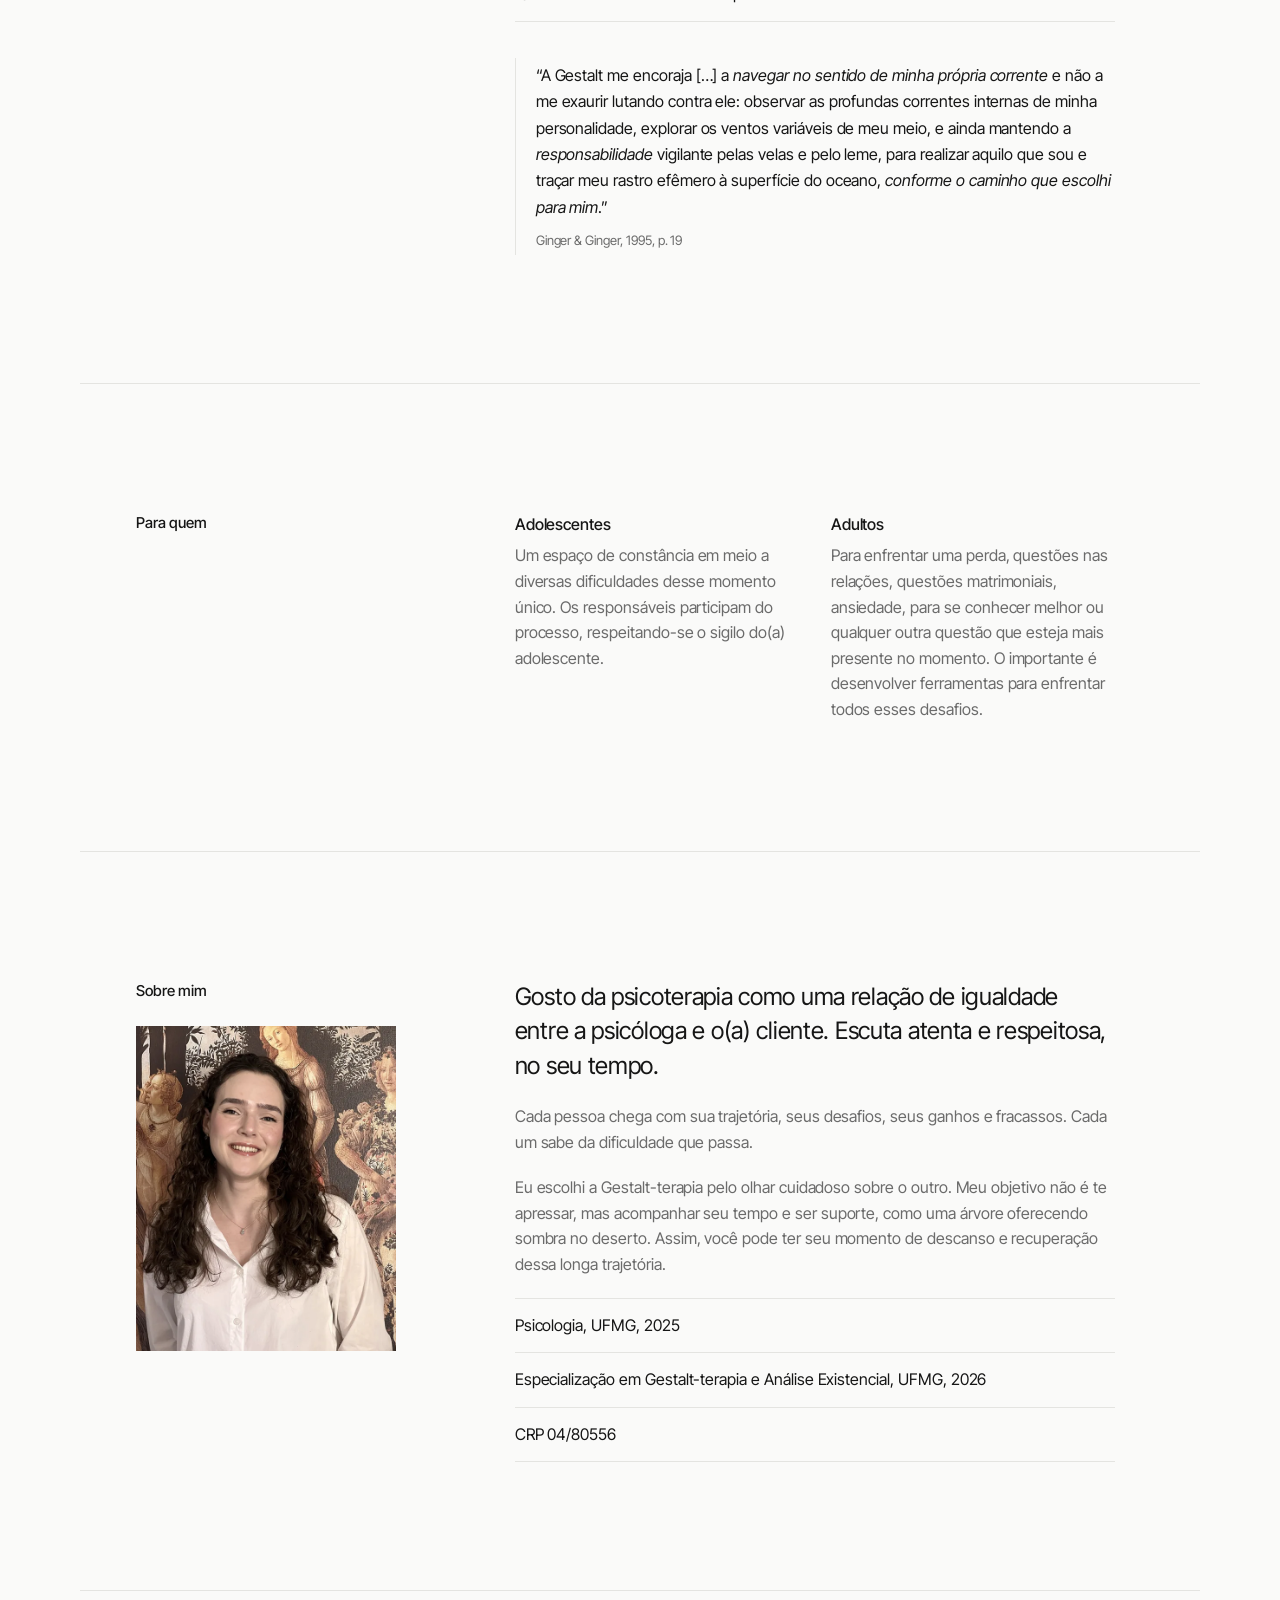
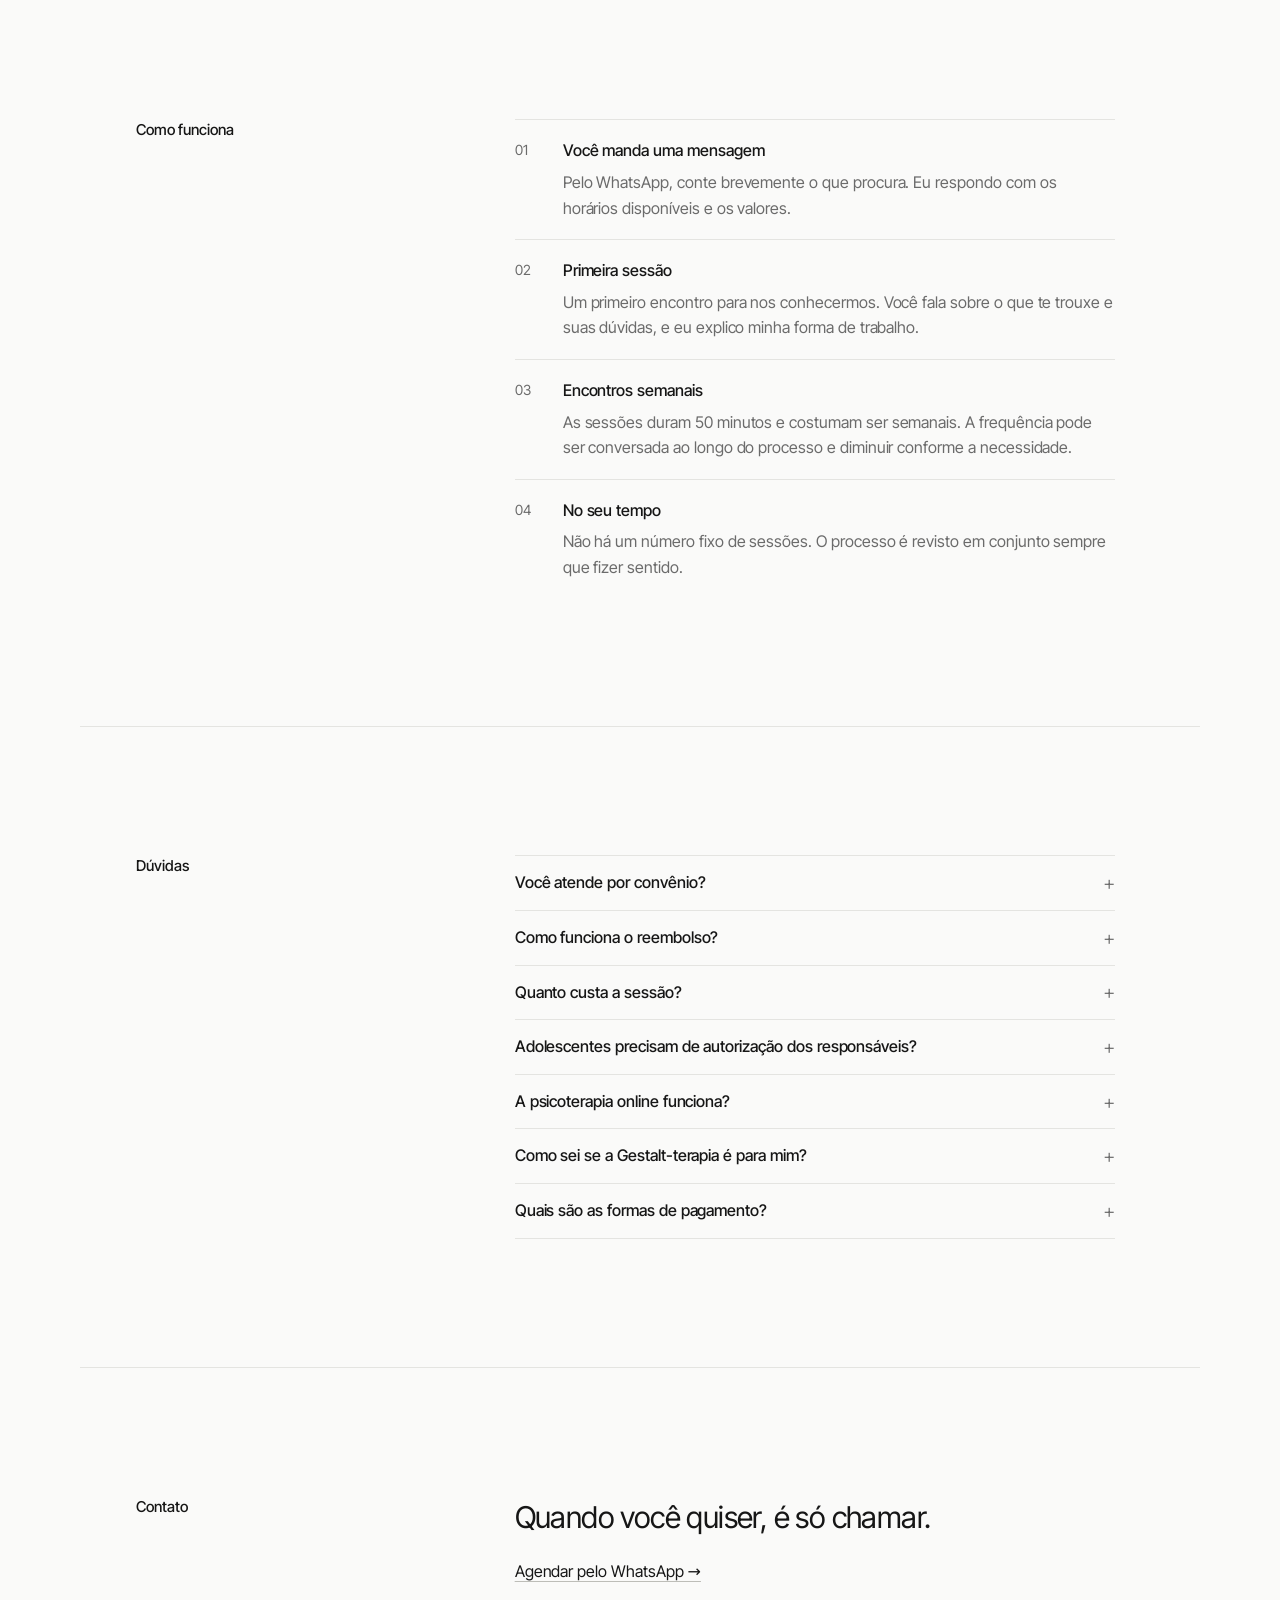
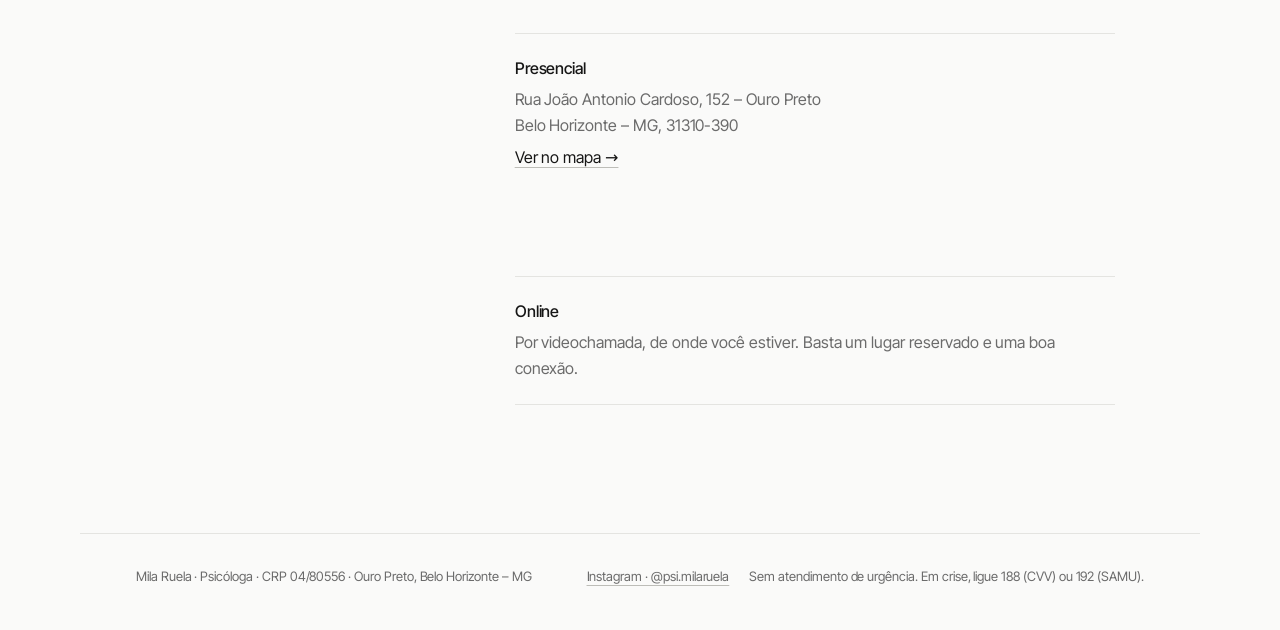
<file: v2/index.html>
<!doctype html>
<html lang="pt-BR">
<head>
  <meta charset="utf-8">
  <title>Mila Ruela · Psicóloga</title>
  <meta name="robots" content="noindex">
  <!-- a v2 virou a versão principal -->
  <meta http-equiv="refresh" content="0; url=../">
  <link rel="canonical" href="../">
</head>
<body>
  <p>Este endereço mudou. <a href="../">Ir para o site da Mila Ruela</a>.</p>
</body>
</html>
</file>
<file: css/estilo.css>
/* ==========================================================================
   Mila Ruela — versão 2 (minimalista)
   Uma família tipográfica, fundo claro e frio, sem cartões nem botões cheios.
   O vermelho aparece só na linha.
   ========================================================================== */

@font-face {
  font-family: "Inter Tight";
  src: url("../fontes/inter-tight.woff2") format("woff2");
  font-weight: 100 900;
  font-style: normal;
  font-display: swap;
}
@font-face {
  font-family: "Inter Tight";
  src: url("../fontes/inter-tight-italico.woff2") format("woff2");
  font-weight: 100 900;
  font-style: italic;
  font-display: swap;
}

:root {
  --fundo: #FAFAF9;
  --texto: #161616;
  --cinza: #6B6B6B;
  --fio: #E4E4E1;
  --vermelho: #A8322D;        /* só a linha */
  --fonte: "Inter Tight", system-ui, -apple-system, "Segoe UI", sans-serif;
  --largura: 1120px;
  --margem: clamp(20px, 5vw, 56px);
}

*, *::before, *::after { box-sizing: border-box; }
html { scroll-behavior: smooth; -webkit-text-size-adjust: 100%; }
@media (prefers-reduced-motion: reduce) { html { scroll-behavior: auto; } }

body {
  margin: 0;
  background: var(--fundo);
  color: var(--texto);
  font-family: var(--fonte);
  font-size: 16px;
  line-height: 1.6;
  letter-spacing: -0.003em;
  -webkit-font-smoothing: antialiased;
}

img { display: block; max-width: 100%; height: auto; }
h1, h2, h3, p, ul, ol, figure { margin: 0; }
ul, ol { padding: 0; list-style: none; }

a { color: inherit; text-decoration: underline; text-decoration-thickness: 1px; text-underline-offset: 4px; text-decoration-color: #BDBDB8; transition: text-decoration-color .2s ease; }
a:hover { text-decoration-color: var(--texto); }
a:focus-visible, summary:focus-visible { outline: 1.5px solid var(--texto); outline-offset: 4px; border-radius: 2px; }

.pular { position: absolute; left: 12px; top: -60px; z-index: 10; padding: 8px 14px; background: var(--texto); color: var(--fundo); text-decoration: none; }
.pular:focus { top: 12px; }

.cinza { color: var(--cinza); }

/* ---------- estrutura ---------- */

.pagina { position: relative; overflow: hidden; }

.container {
  position: relative; z-index: 2;
  max-width: var(--largura);
  margin: 0 auto;
  padding-left: var(--margem);
  padding-right: var(--margem);
}

/* seções em duas colunas: título à esquerda, conteúdo à direita */
.secao .container {
  display: grid;
  grid-template-columns: minmax(0, 1fr) minmax(0, 2fr);
  gap: 24px 64px;
  padding-top: clamp(72px, 10vw, 140px);
  padding-bottom: clamp(72px, 10vw, 140px);
}
.secao h2 { font-size: 15px; font-weight: 500; letter-spacing: 0; line-height: 1.5; }
.conteudo { display: flex; flex-direction: column; gap: 20px; max-width: 600px; }
.conteudo > .grande { font-size: clamp(20px, 2vw, 24px); line-height: 1.45; letter-spacing: -0.012em; }
.secao + .secao .container { border-top: 1px solid var(--fio); }

@media (max-width: 760px) {
  .secao .container { grid-template-columns: minmax(0, 1fr); gap: 20px; }
}

.seta { white-space: nowrap; }

/* ---------- cabeçalho ---------- */

.cabecalho .container {
  display: flex; align-items: center; justify-content: space-between;
  min-height: 72px;
  font-size: 15px;
}
.marca { font-weight: 500; text-decoration: none; }
.cabecalho a:not(.marca) { text-decoration-color: transparent; }
.cabecalho a:not(.marca):hover { text-decoration-color: var(--texto); }

/* ---------- abertura ---------- */

.abertura { min-height: calc(100vh - 72px); min-height: calc(100svh - 72px); display: flex; align-items: center; }
.abertura .container {
  width: 100%;
  display: grid;
  grid-template-columns: minmax(0, 2fr) minmax(0, 1fr);
  align-items: end;
  gap: 48px 64px;
  padding-top: 48px; padding-bottom: 72px;
}
.abertura__texto { display: flex; flex-direction: column; gap: 24px; max-width: 620px; }
.abertura h1 {
  font-size: clamp(30px, 3.6vw, 42px);
  font-weight: 450;
  line-height: 1.18;
  letter-spacing: -0.025em;
}
.abertura__sub { font-size: 17px; color: var(--cinza); max-width: 460px; }
.abertura__foto { justify-self: end; width: 100%; max-width: 300px; }
.abertura__foto img { width: 100%; aspect-ratio: 4 / 5; object-fit: cover; object-position: 50% 30%; filter: saturate(.9); }

@media (max-width: 760px) {
  .abertura { min-height: 0; }
  .abertura .container { grid-template-columns: minmax(0, 1fr); padding-top: 40px; padding-bottom: 56px; }
  .abertura__foto { justify-self: start; max-width: 240px; }
}

/* ---------- citação ---------- */

.citacao { margin: 16px 0 0; padding: 4px 0 4px 20px; border-left: 1px solid var(--fio); display: flex; flex-direction: column; gap: 10px; }
.citacao p { font-size: 16px; line-height: 1.65; color: var(--texto); }
.citacao em { font-style: italic; }
.citacao footer { font-size: 13px; }

/* ---------- listas ---------- */

.lista { display: flex; flex-direction: column; }
.lista li { padding: 14px 0; border-top: 1px solid var(--fio); }
.lista li:last-child { border-bottom: 1px solid var(--fio); }

.pares { display: grid; grid-template-columns: repeat(2, minmax(0, 1fr)); gap: 32px; }
.pares h3, .passos h3 { font-size: 16px; font-weight: 500; margin-bottom: 6px; }
@media (max-width: 560px) { .pares { grid-template-columns: minmax(0, 1fr); gap: 24px; } }

.passos { display: flex; flex-direction: column; counter-reset: passo; }
.passos li {
  display: grid; grid-template-columns: 40px minmax(0, 1fr); gap: 0 8px;
  padding: 18px 0; border-top: 1px solid var(--fio);
  counter-increment: passo;
}
.passos li::before { content: counter(passo, decimal-leading-zero); color: var(--cinza); font-size: 14px; padding-top: 1px; }
.passos li > div { grid-column: 2; }

/* ---------- onde (dentro de Contato) ---------- */

.locais { margin-top: 28px; }
.locais li {
  display: grid; grid-template-columns: minmax(0, 1fr) 132px; gap: 24px; align-items: start;
  padding: 22px 0; border-top: 1px solid var(--fio);
}
.locais li:last-child { border-bottom: 1px solid var(--fio); }
.locais li:not(:has(img)) { grid-template-columns: minmax(0, 1fr); }
.locais__texto { display: flex; flex-direction: column; gap: 6px; }
.locais h3 { font-size: 16px; font-weight: 500; }
.locais__foto { width: 132px; aspect-ratio: 2 / 3; object-fit: cover; filter: saturate(.9); }
@media (max-width: 480px) {
  .locais li { grid-template-columns: minmax(0, 1fr) 96px; gap: 16px; }
  .locais__foto { width: 96px; }
}

/* ---------- sobre ---------- */

.sobre__foto { width: 100%; max-width: 260px; }
.sobre__foto img { width: 100%; aspect-ratio: 4 / 5; object-fit: cover; object-position: 50% 30%; filter: saturate(.9); }
.sobre .secao__lado { display: flex; flex-direction: column; gap: 24px; }

/* ---------- dúvidas ---------- */

.perguntas details { border-top: 1px solid var(--fio); }
.perguntas details:last-child { border-bottom: 1px solid var(--fio); }
.perguntas summary {
  display: flex; justify-content: space-between; align-items: center; gap: 16px;
  min-height: 44px; padding: 14px 0;
  font-weight: 500; cursor: pointer; list-style: none;
}
.perguntas summary::-webkit-details-marker { display: none; }
.perguntas .mais { color: var(--cinza); font-weight: 300; font-size: 20px; line-height: 1; transition: transform .2s ease; flex: none; }
.perguntas details[open] .mais { transform: rotate(45deg); }
.perguntas details p { padding-bottom: 18px; color: var(--cinza); }

/* ---------- chamada ---------- */

.chamada .conteudo .grande { font-size: clamp(24px, 2.6vw, 30px); letter-spacing: -0.02em; }

/* ---------- rodapé ---------- */

.rodape { font-size: 13px; color: var(--cinza); }
.rodape .container {
  display: flex; flex-wrap: wrap; justify-content: space-between; gap: 12px 32px;
  padding-top: 32px; padding-bottom: 40px;
  border-top: 1px solid var(--fio);
}
.rodape ul { display: flex; flex-wrap: wrap; gap: 6px 20px; }

/* ---------- a linha ---------- */

/* a linha fica por cima de tudo, como tinta no papel; sobre textos e fotos ela
   mesma se atenua (js/linha-viva.js) */
.rio { position: absolute; inset: 0; width: 100%; height: 100%; overflow: visible; pointer-events: none; z-index: 3; mix-blend-mode: multiply; }
.rio path { fill: none; stroke: var(--vermelho); stroke-linecap: round; stroke-linejoin: round; }
.rio__pingo { fill: var(--vermelho); transition: opacity .6s ease; }
@media print { .rio { display: none; } }
</file>
<file: v1/estilo.css>
/* ==========================================================================
   Mila Ruela — Psicóloga
   Estilos do site. As cores e fontes principais ficam nas variáveis abaixo.
   ========================================================================== */

@font-face {
  font-family: "Fraunces";
  src: url("../fontes/fraunces.woff2") format("woff2");
  font-weight: 100 900;
  font-style: normal;
  font-display: swap;
}
@font-face {
  font-family: "Fraunces";
  src: url("../fontes/fraunces-italico.woff2") format("woff2");
  font-weight: 100 900;
  font-style: italic;
  font-display: swap;
}
@font-face {
  font-family: "DM Sans";
  src: url("../fontes/dm-sans.woff2") format("woff2");
  font-weight: 100 1000;
  font-style: normal;
  font-display: swap;
}

:root {
  --linho: #F7F2EC;      /* fundo principal */
  --areia: #EFE6DC;      /* fundo de seção alternativo */
  --branco: #FFFFFF;
  --tinta: #2A2522;      /* texto principal e seção escura */
  --tinta-2: #4A423D;    /* texto de parágrafo */
  --tinta-3: #6B615A;    /* texto secundário */
  --vermelho: #A8322D;   /* a linha vermelha e os botões */
  --vermelho-escuro: #8E2A26;
  --rosa: #F3E4DD;
  --fio: #E0D4C8;        /* linhas finas de divisão */
  --borda: #E6DCD1;
  --rodape: #211D1A;

  --serifa: "Fraunces", Georgia, serif;
  --sans: "DM Sans", system-ui, -apple-system, "Segoe UI", sans-serif;
  --largura: 1200px;
  --margem: clamp(20px, 5vw, 64px);
}

*, *::before, *::after { box-sizing: border-box; }

html { scroll-behavior: smooth; -webkit-text-size-adjust: 100%; }
@media (prefers-reduced-motion: reduce) { html { scroll-behavior: auto; } }

body {
  margin: 0;
  background: var(--linho);
  color: var(--tinta);
  font-family: var(--sans);
  font-size: 17px;
  line-height: 1.6;
  -webkit-font-smoothing: antialiased;
}

img { display: block; max-width: 100%; height: auto; }
a { color: var(--vermelho-escuro); }
a:hover { color: #6E1F1C; }
a:focus-visible, summary:focus-visible, button:focus-visible {
  outline: 2px solid var(--vermelho-escuro);
  outline-offset: 3px;
  border-radius: 6px;
}

.pular {
  position: absolute; left: 12px; top: -60px; z-index: 10;
  padding: 10px 16px; border-radius: 8px;
  background: var(--tinta); color: var(--linho); text-decoration: none;
}
.pular:focus { top: 12px; color: var(--linho); }

/* ---------- Estrutura geral ---------- */

.pagina { position: relative; overflow: hidden; }

.container {
  position: relative; z-index: 2;
  max-width: var(--largura);
  margin: 0 auto;
  padding-left: var(--margem);
  padding-right: var(--margem);
}

.secao { padding-top: clamp(64px, 8vw, 112px); padding-bottom: clamp(64px, 8vw, 112px); }
.secao--branca { background: var(--branco); border-top: 1px solid var(--borda); border-bottom: 1px solid var(--borda); }
.secao--areia { background: var(--areia); }
.secao--areia .container { padding-top: 0; }

.sobretitulo {
  margin: 0;
  font-size: 14px;
  letter-spacing: 0.12em;
  text-transform: uppercase;
  color: var(--vermelho);
}
.sobretitulo--neutro { color: var(--tinta-3); }

h1, h2, h3 { margin: 0; }
.titulo-2 {
  font-family: var(--serifa);
  font-weight: 300;
  font-size: clamp(32px, 3.6vw, 46px);
  line-height: 1.15;
  letter-spacing: -0.015em;
}
p { margin: 0; }
.texto { color: var(--tinta-2); }

.cabeca-secao { display: flex; flex-direction: column; gap: 16px; max-width: 720px; }

/* ---------- Botões ---------- */

.botao {
  display: inline-flex; align-items: center; gap: 10px;
  min-height: 52px; padding: 0 28px;
  border-radius: 999px;
  background: var(--vermelho); color: #FFFFFF;
  font-weight: 500; font-size: 17px;
  text-decoration: none;
  transition: background-color .2s ease;
}
.botao:hover { background: var(--vermelho-escuro); color: #FFFFFF; }
.botao svg { flex: none; }
.botao--pequeno { min-height: 44px; padding: 0 20px; font-size: 15px; gap: 8px; }
.botao--claro { background: var(--linho); color: var(--tinta); }
.botao--claro:hover { background: #FFFFFF; color: var(--tinta); }

.link-sublinhado {
  display: inline-flex; align-items: center; min-height: 44px;
  color: var(--tinta);
  text-decoration: underline; text-underline-offset: 5px; text-decoration-color: #C9B9AC;
}
.link-sublinhado:hover { color: var(--tinta); text-decoration-color: var(--vermelho); }

/* ---------- Cabeçalho ---------- */

.cabecalho { border-bottom: 1px solid var(--borda); }
.cabecalho .container {
  display: flex; flex-wrap: wrap; align-items: center; justify-content: space-between;
  gap: 16px 32px; padding-top: 18px; padding-bottom: 18px;
}
.marca {
  font-family: var(--serifa); font-size: 26px; font-weight: 400;
  letter-spacing: -0.01em; line-height: 1.1;
  color: var(--tinta); text-decoration: none;
}
.marca:hover { color: var(--tinta); }
.menu { display: flex; flex-wrap: wrap; align-items: center; gap: 8px 28px; font-size: 15px; }
.menu a:not(.botao) { color: var(--tinta-2); text-decoration: none; }
.menu a:not(.botao):hover { color: var(--vermelho-escuro); }
@media (max-width: 720px) {
  .menu a:not(.botao) { display: none; }
}

/* ---------- Hero ---------- */

/* O hero ocupa a primeira tela inteira (descontando o cabeçalho, que tem 81 px) */
.hero { min-height: calc(100vh - 81px); min-height: calc(100svh - 81px); display: flex; align-items: center; }
.hero .container {
  width: 100%;
  display: flex; flex-wrap: wrap; align-items: center; gap: 56px;
  padding-top: clamp(48px, 7vw, 96px); padding-bottom: clamp(56px, 8vw, 112px);
}
.hero__texto { flex: 1 1 480px; min-width: 0; display: flex; flex-direction: column; gap: 28px; }
.hero__olho { margin: 0; font-size: 14px; letter-spacing: 0.12em; text-transform: uppercase; color: var(--tinta-3); }
.hero h1 {
  font-family: var(--serifa); font-weight: 300;
  font-size: clamp(40px, 5.2vw, 68px); line-height: 1.08; letter-spacing: -0.02em;
}
.hero h1 em { font-style: italic; color: var(--vermelho); }
.hero__sub { max-width: 520px; font-size: 19px; color: var(--tinta-2); }
.hero__acoes { display: flex; flex-wrap: wrap; gap: 12px 20px; align-items: center; }
.hero__foto { flex: 0 1 380px; min-width: 260px; margin: 0; display: flex; flex-direction: column; gap: 14px; }
.hero__foto img { width: 100%; aspect-ratio: 3 / 4; object-fit: cover; object-position: 50% 30%; border-radius: 4px; background: #E9DED3; }
.hero__foto figcaption {
  display: flex; justify-content: space-between; gap: 12px;
  padding-top: 12px; border-top: 1px solid #D9CBBE;
  font-size: 13px; letter-spacing: 0.06em; color: var(--tinta-3);
}

/* ---------- Abordagem ---------- */

.abordagem .container { display: flex; flex-direction: column; gap: 48px; }
.abordagem__colunas { display: flex; flex-wrap: wrap; align-items: flex-start; gap: 40px; }
.destaque {
  flex: 0 1 880px; min-width: 0;
  display: flex; flex-direction: column; gap: 24px;
  padding: clamp(28px, 4vw, 40px);
  border-radius: 16px; background: var(--linho); border: 1px solid var(--vermelho);
}
.selo {
  align-self: flex-start; margin: 0;
  font-size: 13px; padding: 2px 12px; border-radius: 999px;
  background: var(--rosa); color: var(--vermelho-escuro);
}
.destaque h3 { font-family: var(--serifa); font-weight: 300; font-size: clamp(28px, 2.6vw, 34px); line-height: 1.2; }
.destaque__bloco { display: flex; flex-direction: column; gap: 12px; }
.destaque__lead { font-size: 15px; font-weight: 600; color: var(--tinta); }

.lista-traco { margin: 0; padding: 0; list-style: none; display: flex; flex-direction: column; gap: 12px; color: var(--tinta-2); }
.lista-traco li { display: flex; gap: 14px; align-items: baseline; }
.lista-traco li::before {
  content: ""; width: 18px; height: 1px; flex: none;
  background: var(--vermelho); transform: translateY(-5px);
}
.lista-traco--compacta { gap: 10px; font-size: 16px; color: var(--tinta); }
.lista-traco--compacta li { gap: 12px; }
.lista-traco--compacta li::before { transform: translateY(-4px); }


/* ---------- Para quem ---------- */

.para-quem { padding-top: clamp(64px, 8vw, 104px); padding-bottom: clamp(64px, 8vw, 104px); }
.para-quem .container { display: flex; flex-direction: column; gap: 40px; }
.cartoes { display: flex; flex-wrap: wrap; gap: 20px; }
.cartao {
  flex: 1 1 380px; min-width: 0;
  display: flex; flex-direction: column; gap: 12px;
  padding: clamp(28px, 3.5vw, 36px);
  border-radius: 16px; background: var(--linho);
}
.cartao h3 { font-family: var(--serifa); font-weight: 400; font-size: 26px; }

/* ---------- Sobre mim ---------- */

.sobre .container { display: flex; flex-wrap: wrap; align-items: center; gap: 64px; }
.sobre__foto { flex: 0 1 420px; min-width: 260px; margin: 0; }
.sobre__foto img { width: 100%; aspect-ratio: 4 / 5; object-fit: cover; border-radius: 4px; background: #E9DED3; }
.sobre__texto { flex: 1 1 440px; min-width: 0; display: flex; flex-direction: column; gap: 20px; }
.sobre__texto .lista-traco { margin-top: 8px; }

/* ---------- Como funciona ---------- */

.como .container { display: flex; flex-direction: column; gap: 48px; }
.passos { margin: 0; padding: 0; list-style: none; display: flex; flex-wrap: wrap; gap: 32px; }
.passo {
  flex: 1 1 220px; min-width: 0;
  display: flex; flex-direction: column; gap: 10px;
  padding-top: 20px; border-top: 1px solid var(--fio);
}
.passo:first-child { border-top: 2px solid var(--vermelho); }
.passo__numero { font-family: var(--serifa); font-size: 18px; color: var(--vermelho); }
.passo h3 { font-size: 19px; font-weight: 600; }
.passo p { color: var(--tinta-2); font-size: 16px; }

.modos { display: flex; flex-wrap: wrap; gap: 20px; }
.modo {
  min-width: 0; display: flex; align-items: center; gap: 20px;
  padding: 32px; border-radius: 16px; background: var(--linho);
}
.modo--presencial { flex: 1.3 1 460px; flex-wrap: wrap; gap: 28px; padding: 24px; }
.modo--online { flex: 1 1 320px; }
.modo__foto { flex: 0 0 200px; width: 200px; aspect-ratio: 2 / 3; object-fit: cover; border-radius: 10px; background: #E9DED3; }
.modo__texto { flex: 1 1 200px; min-width: 0; display: flex; flex-direction: column; gap: 10px; }
.modo--online .modo__texto { gap: 6px; }
.modo h3 { font-size: 19px; font-weight: 600; }
.modo p { color: var(--tinta-2); font-size: 16px; }
.modo svg { flex: none; }

/* ---------- Dúvidas ---------- */

.duvidas .container { max-width: 880px; display: flex; flex-direction: column; gap: 32px; }
.perguntas { border-top: 1px solid var(--fio); }
.perguntas details { border-bottom: 1px solid var(--fio); }
.perguntas summary {
  display: flex; justify-content: space-between; align-items: center; gap: 16px;
  min-height: 44px; padding: 20px 0;
  font-size: 19px; font-weight: 500;
  list-style: none; cursor: pointer;
}
.perguntas summary::-webkit-details-marker { display: none; }
.perguntas summary .mais { font-size: 26px; font-weight: 300; color: var(--vermelho); transition: transform .2s ease; flex: none; }
.perguntas details[open] .mais { transform: rotate(45deg); }
.perguntas details p { margin: 0 0 24px; color: var(--tinta-2); }

/* ---------- Chamada final ---------- */

.chamada { background: var(--tinta); color: var(--linho); }
.chamada .container {
  display: flex; flex-direction: column; align-items: center; text-align: center; gap: 24px;
  padding-top: clamp(72px, 9vw, 120px); padding-bottom: clamp(72px, 9vw, 120px);
}
.chamada h2 { font-family: var(--serifa); font-weight: 300; font-size: clamp(34px, 4.2vw, 54px); line-height: 1.12; letter-spacing: -0.015em; }
.chamada p { max-width: 520px; color: #D9CFC5; }

/* ---------- Rodapé ---------- */

.rodape { background: var(--rodape); color: #CFC4B9; font-size: 15px; line-height: 1.6; }
.rodape .container { display: flex; flex-direction: column; gap: 40px; padding-top: 56px; padding-bottom: 32px; }
.rodape__colunas { display: flex; flex-wrap: wrap; gap: 32px 64px; }
.rodape__coluna { min-width: 0; display: flex; flex-direction: column; gap: 6px; }
.rodape__coluna:nth-child(1) { flex: 1 1 260px; }
.rodape__coluna:nth-child(2) { flex: 1 1 220px; }
.rodape__coluna:nth-child(3) { flex: 1 1 180px; }
.rodape__nome { font-family: var(--serifa); font-size: 26px; font-weight: 300; line-height: 1.2; color: var(--linho); }
.rodape__rotulo { margin-bottom: 4px; font-size: 13px; letter-spacing: 0.12em; text-transform: uppercase; color: #B3A79B; }
.rodape a { align-self: flex-start; color: var(--linho); }
.rodape a:hover { color: #FFFFFF; }
.rodape__base {
  display: flex; flex-wrap: wrap; justify-content: space-between; gap: 12px 32px;
  padding-top: 24px; border-top: 1px solid #3A332E;
  font-size: 13px; color: #B3A79B;
}
.rodape__base p:first-child { max-width: 640px; }

/* ---------- A linha vermelha ---------- */
/* Desenhada pelo js/linha.js. A camada A fica atrás do conteúdo;
   a camada B repete o traço por cima, bem transparente, para aparecer de leve sobre fotos e cartões. */

.rio { position: absolute; inset: 0; width: 100%; height: 100%; overflow: visible; pointer-events: none; }
.rio path { fill: none; stroke: var(--vermelho); stroke-linecap: round; stroke-linejoin: round; }
.rio--a { z-index: 1; }
.rio--b { z-index: 3; opacity: .2; mix-blend-mode: multiply; }
@media (max-width: 999px) {
  .rio--b { opacity: .12; }
}
/* A animação (o traço se desenhando com a rolagem) é feita no js/linha.js. */
@media print { .rio { display: none; } }
</file>
